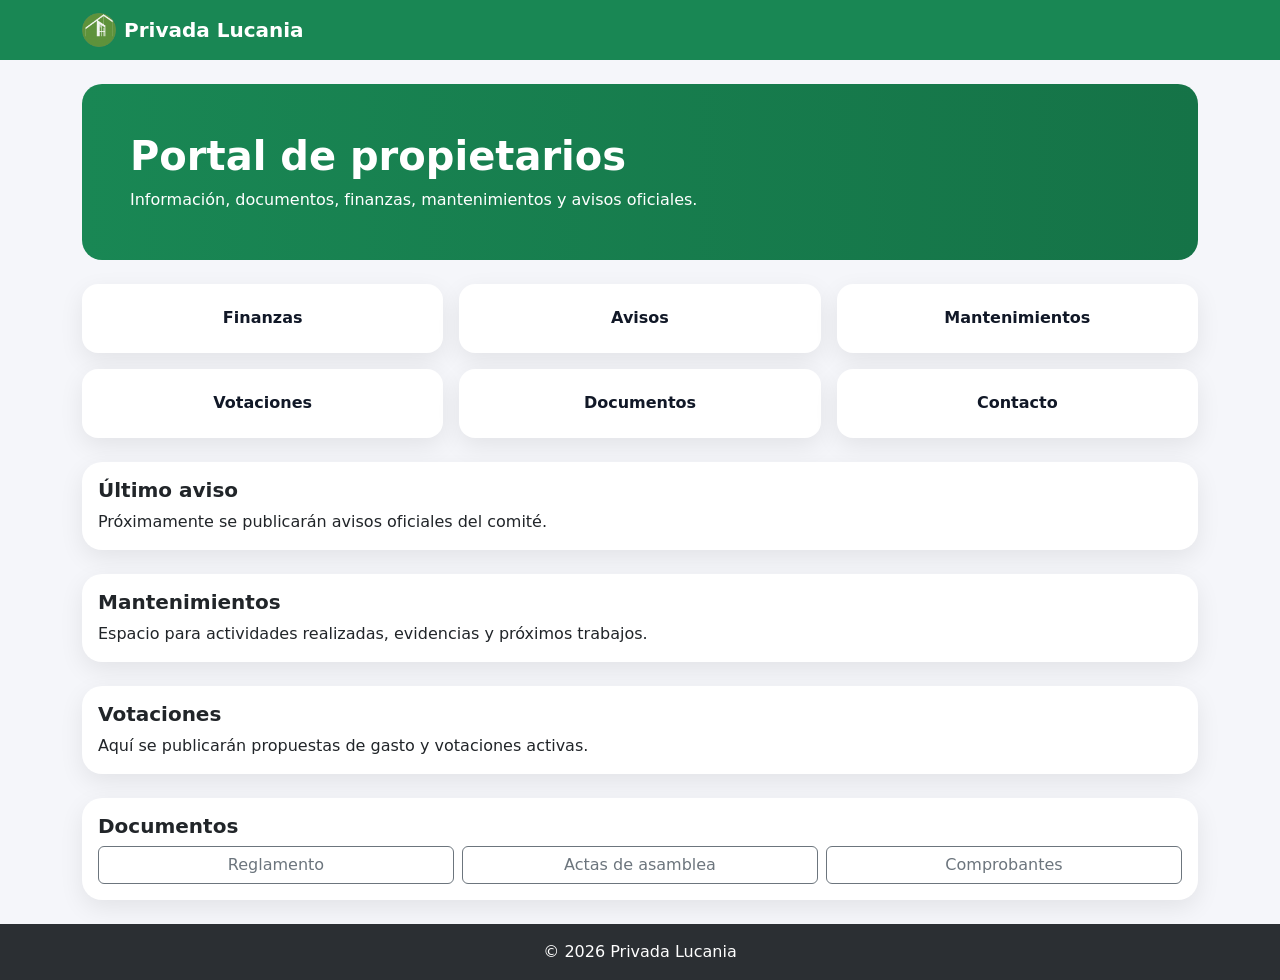
<file: index.html>
<!doctype html>
<html lang="es">
<head>
  <meta charset="utf-8">
  <meta name="viewport" content="width=device-width, initial-scale=1">
  <title>Privada Lucania</title>
  <meta name="description" content="Portal oficial de Privada Lucania.">

  <link rel="icon" href="assets/img/favicon.png">
  <link rel="stylesheet" href="https://cdn.jsdelivr.net/npm/bootstrap@5.3.3/dist/css/bootstrap.min.css">
  <link rel="stylesheet" href="assets/css/styles.css">
</head>

<body>

<nav class="navbar navbar-expand-lg navbar-dark bg-success">
  <div class="container">
    <a class="navbar-brand fw-semibold d-flex align-items-center gap-2" href="#">
      <img src="assets/img/logo.png" alt="Privada Lucania" width="34" height="34">
      Privada Lucania
    </a>
  </div>
</nav>

<main class="container my-4">

  <section class="hero p-4 p-md-5 mb-4">
    <h1 class="display-6 fw-bold mb-2">Portal de propietarios</h1>
    <p class="mb-0">
      Información, documentos, finanzas, mantenimientos y avisos oficiales.
    </p>
  </section>

  <section class="row g-3">

    <div class="col-6 col-md-4">
      <a class="card lucania-card quick-link text-center text-decoration-none h-100" href="/finanzas/">
        Finanzas
      </a>
    </div>

    <div class="col-6 col-md-4">
      <a class="card lucania-card quick-link text-center text-decoration-none h-100" href="#avisos">
        Avisos
      </a>
    </div>

    <div class="col-6 col-md-4">
      <a class="card lucania-card quick-link text-center text-decoration-none h-100" href="#mantenimientos">
        Mantenimientos
      </a>
    </div>

    <div class="col-6 col-md-4">
      <a class="card lucania-card quick-link text-center text-decoration-none h-100" href="#votaciones">
        Votaciones
      </a>
    </div>

    <div class="col-6 col-md-4">
      <a class="card lucania-card quick-link text-center text-decoration-none h-100" href="#documentos">
        Documentos
      </a>
    </div>

    <div class="col-6 col-md-4">
      <a class="card lucania-card quick-link text-center text-decoration-none h-100" href="/contacto/">
        Contacto
      </a>
    </div>

  </section>


  <section id="avisos" class="mt-4">
    <div class="card lucania-card p-3">
      <h2 class="h5 fw-bold">Último aviso</h2>
      <p class="mb-0">
        Próximamente se publicarán avisos oficiales del comité.
      </p>
    </div>
  </section>

  <section id="mantenimientos" class="mt-4">
    <div class="card lucania-card p-3">
      <h2 class="h5 fw-bold">Mantenimientos</h2>
      <p class="mb-0">
        Espacio para actividades realizadas, evidencias y próximos trabajos.
      </p>
    </div>
  </section>

  <section id="votaciones" class="mt-4">
    <div class="card lucania-card p-3">
      <h2 class="h5 fw-bold">Votaciones</h2>
      <p class="mb-0">
        Aquí se publicarán propuestas de gasto y votaciones activas.
      </p>
    </div>
  </section>

  <section id="documentos" class="mt-4">
    <div class="card lucania-card p-3">
      <h2 class="h5 fw-bold">Documentos</h2>
      <div class="row g-2">
        <div class="col-12 col-md-4"><a class="btn btn-outline-secondary w-100" href="/reglamento/">Reglamento</a></div>
        <div class="col-12 col-md-4"><a class="btn btn-outline-secondary w-100" href="https://drive.google.com/drive/folders/1ClBPawzvClidySuJeOCJ-MPih1XfPNOx?usp=sharing">Actas de asamblea</a></div>
        <div class="col-12 col-md-4"><a class="btn btn-outline-secondary w-100" href="#">Comprobantes</a></div>
      </div>
    </div>
  </section>

</main>

<footer class="bg-dark text-white text-center py-3">
  <p class="mb-0">&copy; 2026 Privada Lucania</p>
</footer>

<script src="https://cdn.jsdelivr.net/npm/bootstrap@5.3.3/dist/js/bootstrap.bundle.min.js"></script>
<script src="assets/js/app.js"></script>

</body>
</html>
</file>
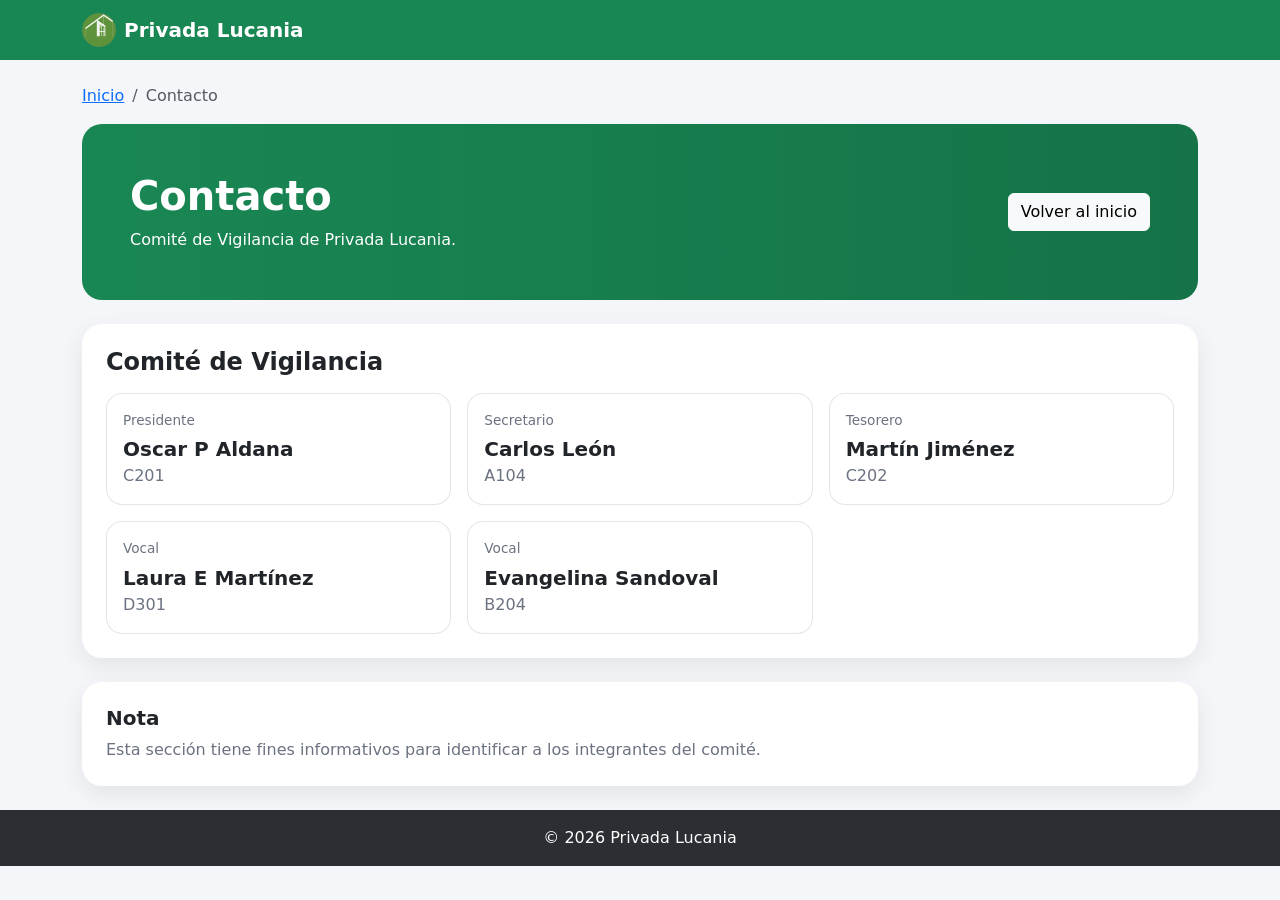
<file: contacto/index.html>
<!doctype html>
<html lang="es">
<head>
  <meta charset="utf-8">
  <meta name="viewport" content="width=device-width, initial-scale=1">
  <title>Contacto | Privada Lucania</title>
  <meta name="description" content="Comité organizador de Privada Lucania.">

  <link rel="icon" href="../assets/img/favicon.png">
  <link rel="stylesheet" href="https://cdn.jsdelivr.net/npm/bootstrap@5.3.3/dist/css/bootstrap.min.css">
  <link rel="stylesheet" href="../assets/css/styles.css">
</head>

<body>

<nav class="navbar navbar-expand-lg navbar-dark bg-success">
  <div class="container">
    <a class="navbar-brand fw-semibold d-flex align-items-center gap-2" href="/">
      <img src="../assets/img/logo.png" alt="Privada Lucania" width="34" height="34">
      Privada Lucania
    </a>
  </div>
</nav>

<main class="container my-4">

  <nav aria-label="breadcrumb" class="mb-3">
    <ol class="breadcrumb small mb-0">
      <li class="breadcrumb-item">
        <a href="/">Inicio</a>
      </li>
      <li class="breadcrumb-item active" aria-current="page">
        Contacto
      </li>
    </ol>
  </nav>

  <section class="hero p-4 p-md-5 mb-4">
    <div class="row align-items-center g-3">
      <div class="col-12 col-lg-8">
        <h1 class="display-6 fw-bold mb-2">Contacto</h1>
        <p class="mb-0">
          Comité de Vigilancia de Privada Lucania.
        </p>
      </div>
      <div class="col-12 col-lg-4 text-lg-end">
        <a href="/" class="btn btn-light">
          Volver al inicio
        </a>
      </div>
    </div>
  </section>

  <section class="card lucania-card p-3 p-md-4 mb-4">
    <h2 class="h4 fw-bold mb-3">Comité de Vigilancia</h2>

    <div class="row g-3">

      <div class="col-12 col-md-6 col-lg-4">
        <div class="finance-metric h-100">
          <div class="finance-label">Presidente</div>
          <div class="fw-bold fs-5">Oscar P Aldana</div>
          <div class="text-muted-lucania">C201</div>
        </div>
      </div>

      <div class="col-12 col-md-6 col-lg-4">
        <div class="finance-metric h-100">
          <div class="finance-label">Secretario</div>
          <div class="fw-bold fs-5">Carlos León</div>
          <div class="text-muted-lucania">A104</div>
        </div>
      </div>

      <div class="col-12 col-md-6 col-lg-4">
        <div class="finance-metric h-100">
          <div class="finance-label">Tesorero</div>
          <div class="fw-bold fs-5">Martín Jiménez</div>
          <div class="text-muted-lucania">C202</div>
        </div>
      </div>

      <div class="col-12 col-md-6 col-lg-4">
        <div class="finance-metric h-100">
          <div class="finance-label">Vocal</div>
          <div class="fw-bold fs-5">Laura E Martínez</div>
          <div class="text-muted-lucania">D301</div>
        </div>
      </div>

      <div class="col-12 col-md-6 col-lg-4">
        <div class="finance-metric h-100">
          <div class="finance-label">Vocal</div>
          <div class="fw-bold fs-5">Evangelina Sandoval</div>
          <div class="text-muted-lucania">B204</div>
        </div>
      </div>

    </div>
  </section>

  <section class="card lucania-card p-3 p-md-4 mb-4">
    <h2 class="h5 fw-bold">Nota</h2>
    <p class="mb-0 text-muted-lucania">
      Esta sección tiene fines informativos para identificar a los integrantes del comité.
    </p>
  </section>

</main>

<footer class="bg-dark text-white text-center py-3">
  <p class="mb-0">&copy; 2026 Privada Lucania</p>
</footer>

<script src="https://cdn.jsdelivr.net/npm/bootstrap@5.3.3/dist/js/bootstrap.bundle.min.js"></script>
<script src="../assets/js/app.js"></script>

</body>
</html>
</file>
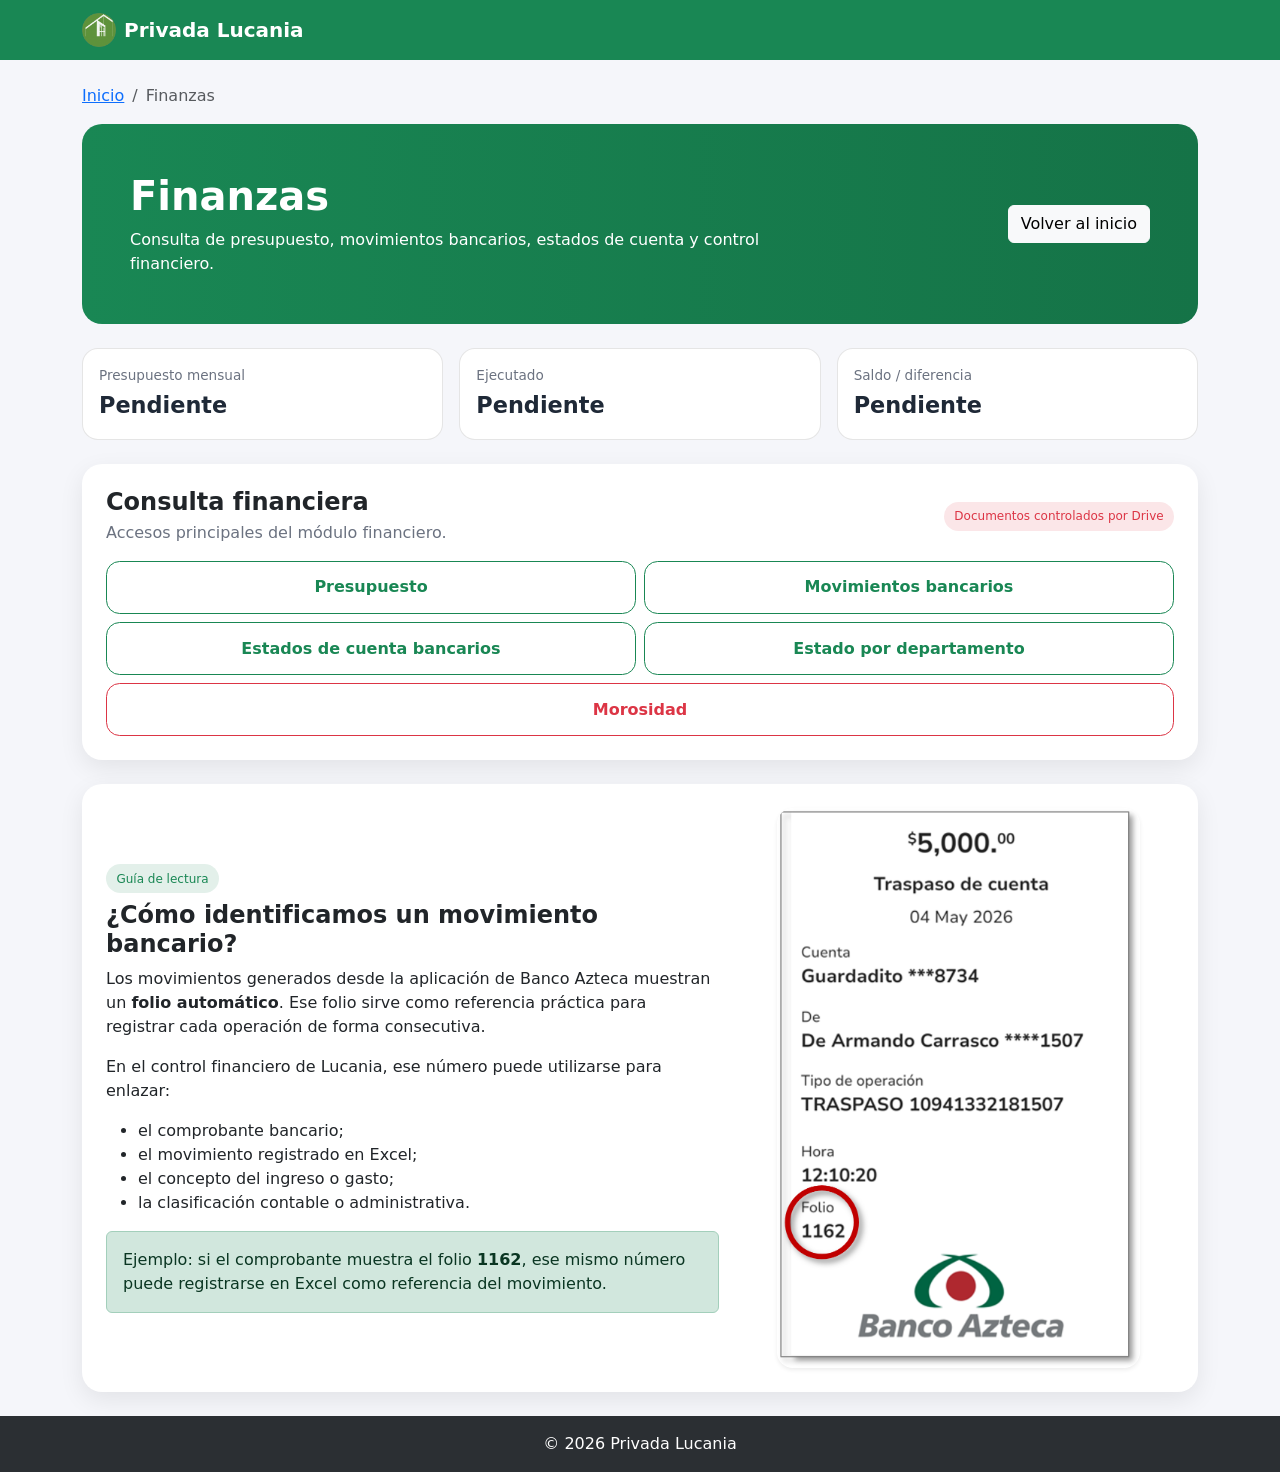
<file: finanzas/index.html>
<!doctype html>
<html lang="es">
<head>
  <meta charset="utf-8">
  <meta name="viewport" content="width=device-width, initial-scale=1">
  <title>Finanzas | Privada Lucania</title>
  <meta name="description" content="Módulo financiero de Privada Lucania.">

  <link rel="icon" href="../assets/img/favicon.png">
  <link rel="stylesheet" href="https://cdn.jsdelivr.net/npm/bootstrap@5.3.3/dist/css/bootstrap.min.css">
  <link rel="stylesheet" href="../assets/css/styles.css">
</head>

<body>

<nav class="navbar navbar-expand-lg navbar-dark bg-success">
  <div class="container">
    <a class="navbar-brand fw-semibold d-flex align-items-center gap-2" href="../index.html">
      <img src="../assets/img/logo.png" alt="Privada Lucania" width="34" height="34">
      Privada Lucania
    </a>
  </div>
</nav>

<main class="container my-4">

  <nav aria-label="breadcrumb" class="mb-3">
    <ol class="breadcrumb small mb-0">
      <li class="breadcrumb-item">
        <a href="../index.html">Inicio</a>
      </li>
      <li class="breadcrumb-item active" aria-current="page">
        Finanzas
      </li>
    </ol>
  </nav>

  <section class="hero p-4 p-md-5 mb-4">
    <div class="row align-items-center g-3">
      <div class="col-12 col-lg-8">
        <h1 class="display-6 fw-bold mb-2">Finanzas</h1>
        <p class="mb-0">
          Consulta de presupuesto, movimientos bancarios, estados de cuenta y control financiero.
        </p>
      </div>
      <div class="col-12 col-lg-4 text-lg-end">
        <a href="../index.html" class="btn btn-light">
          Volver al inicio
        </a>
      </div>
    </div>
  </section>

  <section class="row g-3 mb-4">
    <div class="col-12 col-md-4">
      <div class="finance-metric">
        <div class="finance-label">Presupuesto mensual</div>
        <div class="finance-value">Pendiente</div>
      </div>
    </div>

    <div class="col-12 col-md-4">
      <div class="finance-metric">
        <div class="finance-label">Ejecutado</div>
        <div class="finance-value">Pendiente</div>
      </div>
    </div>

    <div class="col-12 col-md-4">
      <div class="finance-metric">
        <div class="finance-label">Saldo / diferencia</div>
        <div class="finance-value">Pendiente</div>
      </div>
    </div>
  </section>

  <section class="card lucania-card p-3 p-md-4 mb-4">
    <div class="d-flex flex-wrap align-items-center justify-content-between gap-2 mb-3">
      <div>
        <h2 class="h4 fw-bold mb-1">Consulta financiera</h2>
        <p class="text-muted-lucania mb-0">
          Accesos principales del módulo financiero.
        </p>
      </div>
      <span class="badge-access badge-private">
        Documentos controlados por Drive
      </span>
    </div>

    <div class="row g-2">
      <div class="col-12 col-md-6">
        <a class="btn btn-outline-success document-button w-100" href="#">Presupuesto</a>
      </div>

      <div class="col-12 col-md-6">
        <a class="btn btn-outline-success document-button w-100" href="https://drive.google.com/drive/folders/19Oj_Fc9nN3I9ALNF5w9Fh6CE6RnpZAeG?usp=sharing">Movimientos bancarios</a>
      </div>

      <div class="col-12 col-md-6">
        <a class="btn btn-outline-success document-button w-100" href="https://drive.google.com/drive/folders/15P8XUYJE_iDUcDi7nzfFjY28ISyZtBqr?usp=sharing">Estados de cuenta bancarios</a>
      </div>

      <div class="col-12 col-md-6">
        <a class="btn btn-outline-success document-button w-100" href="#">Estado por departamento</a>
      </div>

      <div class="col-12">
        <a class="btn btn-outline-danger document-button w-100" href="#">Morosidad</a>
      </div>
    </div>
  </section>

  <section class="card lucania-card p-3 p-md-4 mb-4">
    <div class="row g-4 align-items-center">
      <div class="col-12 col-lg-7">
        <span class="badge-access badge-public mb-2 d-inline-block">
          Guía de lectura
        </span>

        <h2 class="h4 fw-bold">
          ¿Cómo identificamos un movimiento bancario?
        </h2>

        <p>
          Los movimientos generados desde la aplicación de Banco Azteca muestran un
          <strong>folio automático</strong>. Ese folio sirve como referencia práctica
          para registrar cada operación de forma consecutiva.
        </p>

        <p>
          En el control financiero de Lucania, ese número puede utilizarse para enlazar:
        </p>

        <ul>
          <li>el comprobante bancario;</li>
          <li>el movimiento registrado en Excel;</li>
          <li>el concepto del ingreso o gasto;</li>
          <li>la clasificación contable o administrativa.</li>
        </ul>

        <div class="alert alert-success mb-0">
          Ejemplo: si el comprobante muestra el folio <strong>1162</strong>,
          ese mismo número puede registrarse en Excel como referencia del movimiento.
        </div>
      </div>

      <div class="col-12 col-lg-5 text-center">
        <img
          src="../assets/img/folio-banco-azteca.png"
          class="img-fluid rounded-4 shadow-sm"
          style="max-height: 560px;"
          alt="Ejemplo de folio en comprobante Banco Azteca">
      </div>
    </div>
  </section>

</main>

<footer class="bg-dark text-white text-center py-3">
  <p class="mb-0">&copy; 2026 Privada Lucania</p>
</footer>

<script src="https://cdn.jsdelivr.net/npm/bootstrap@5.3.3/dist/js/bootstrap.bundle.min.js"></script>
<script src="../assets/js/app.js"></script>

</body>
</html>
</file>
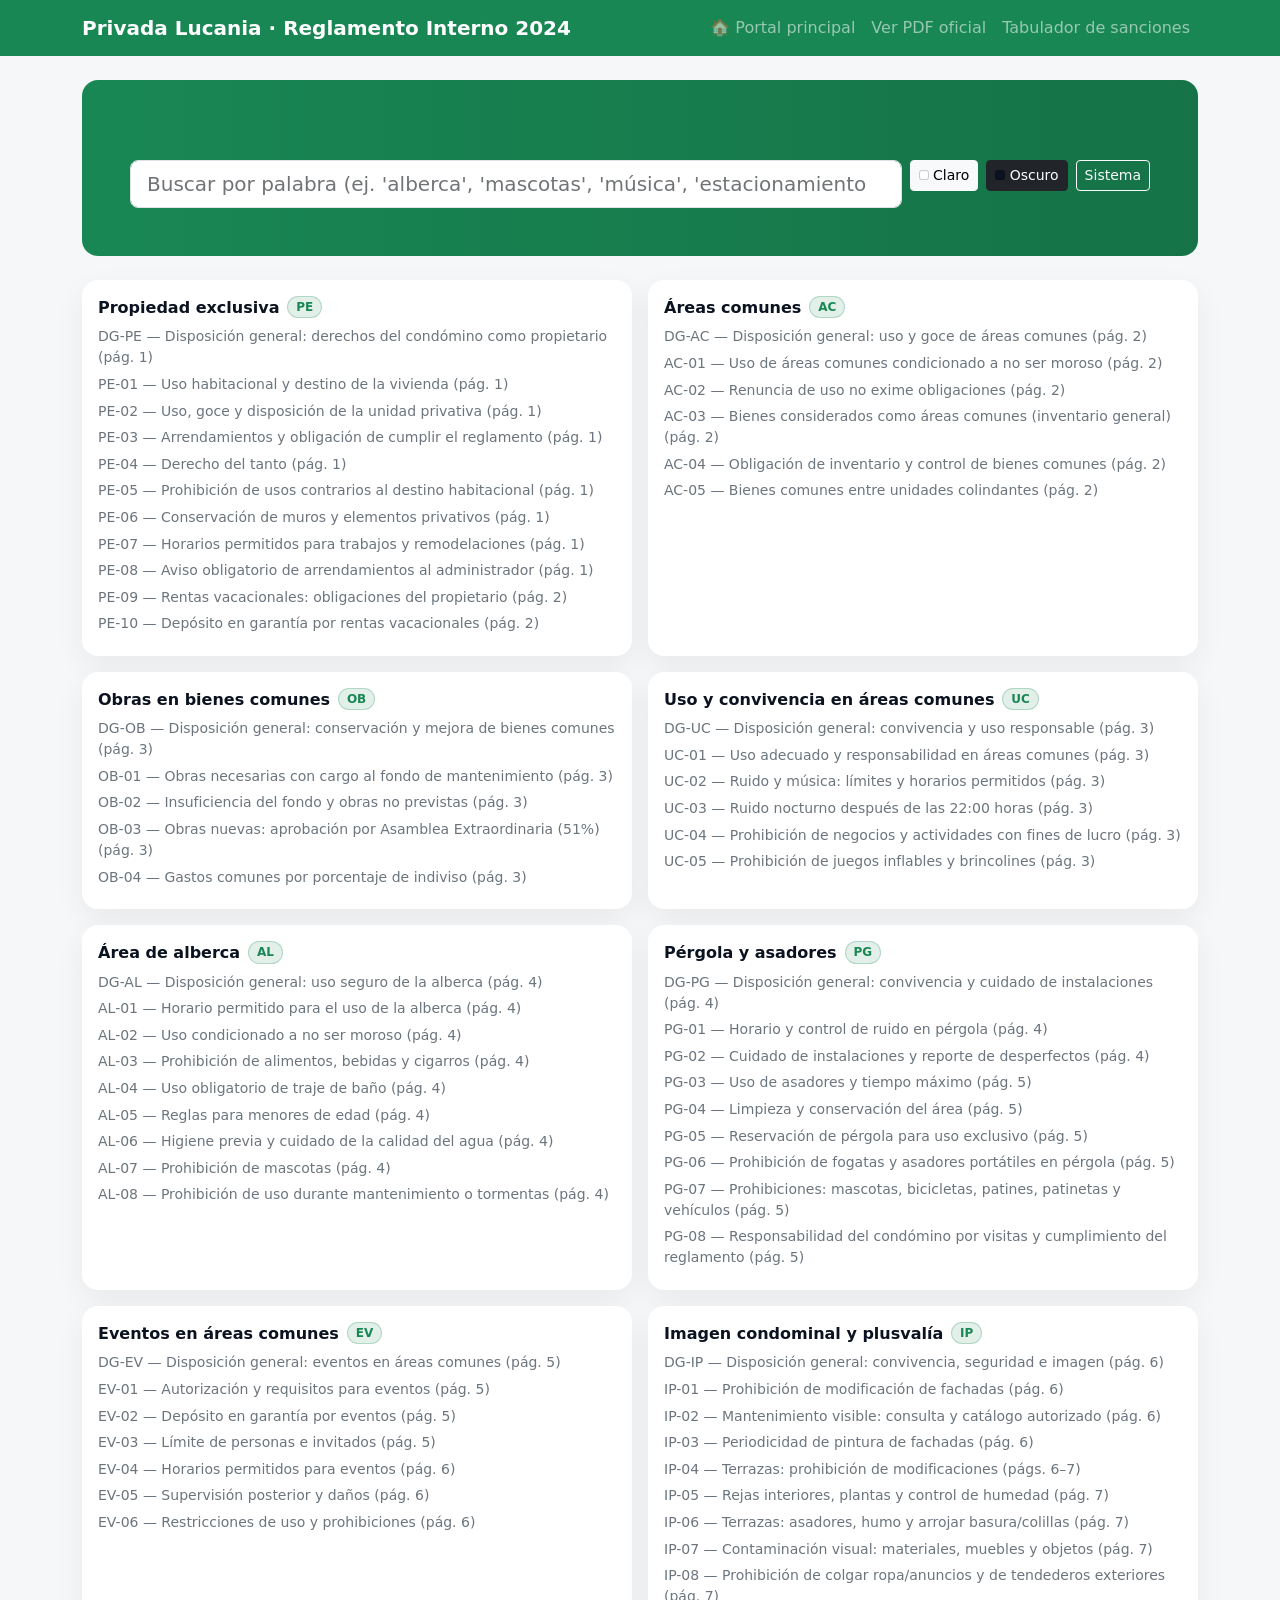
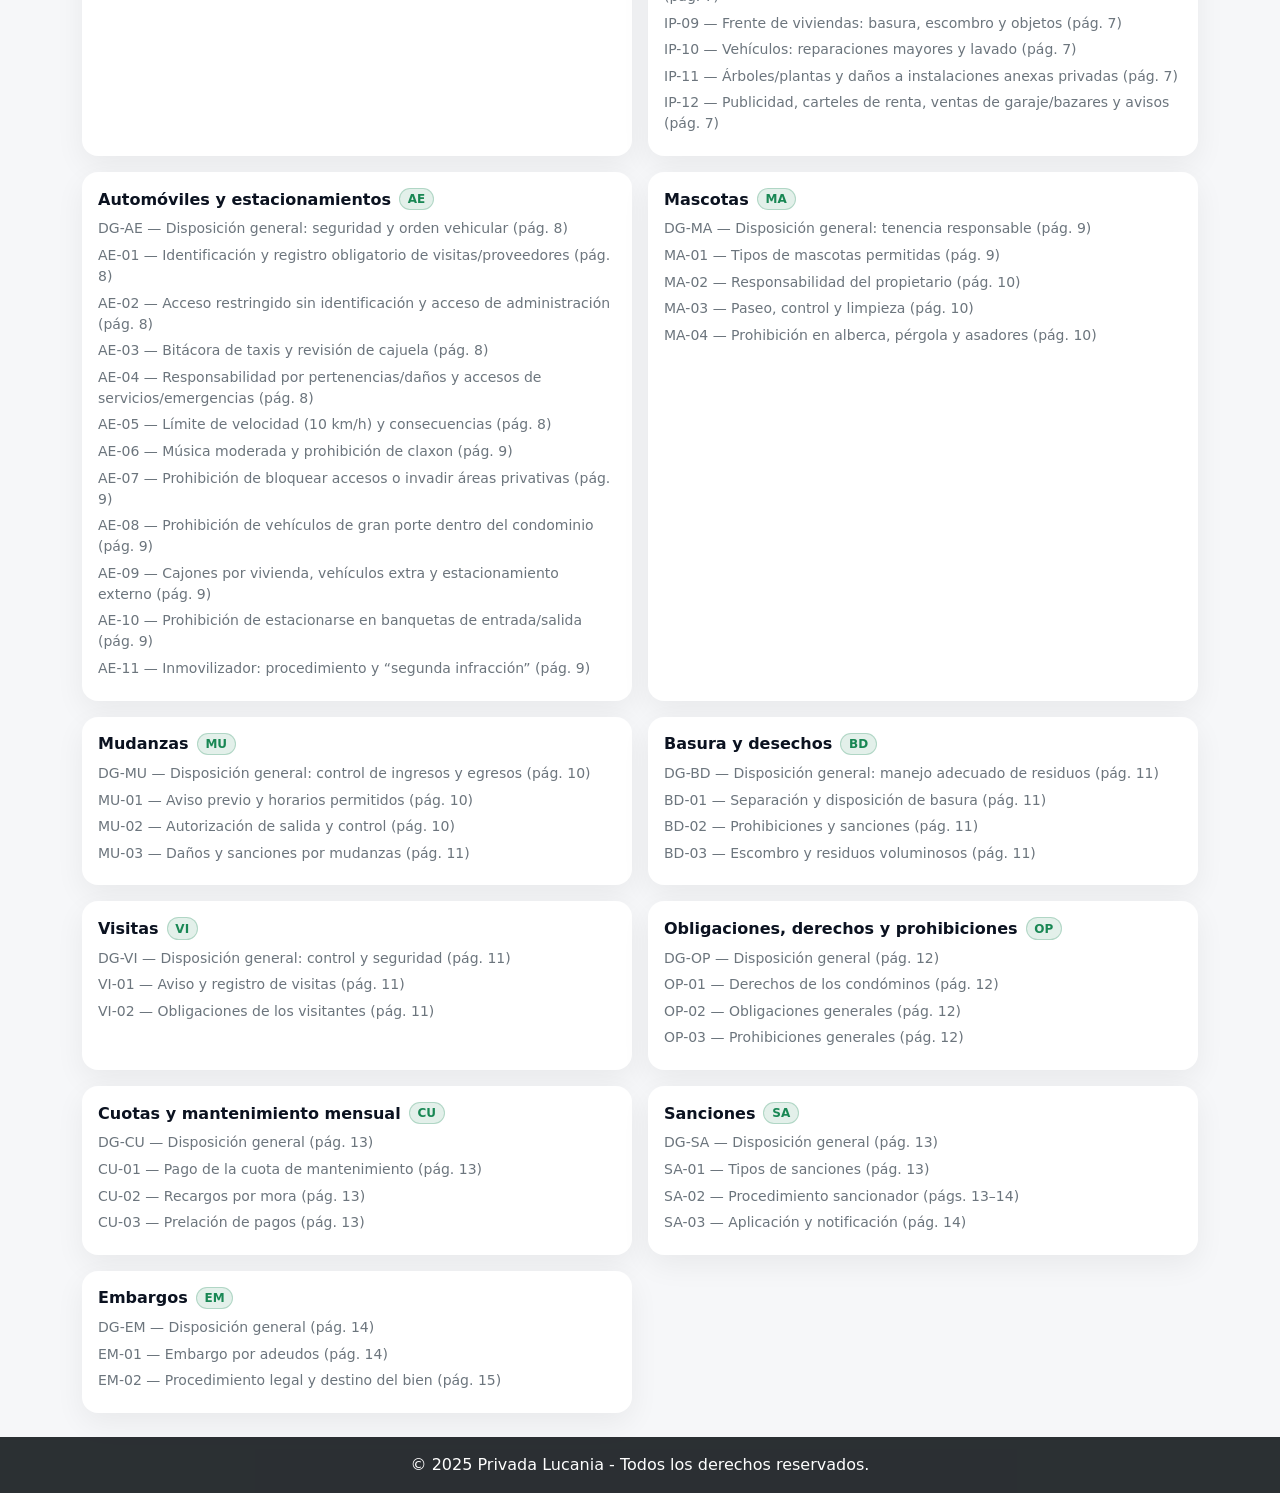
<file: reglamento/index.html>
<!doctype html>
<html lang="es">
<head>
  <meta charset="utf-8" />
  <meta name="viewport" content="width=device-width, initial-scale=1" />
  <title>Reglamento Interno 2024 | Privada Lucania</title>
  <meta name="description" content="Índice temático del Reglamento Interno 2024 de Privada Lucania." />

  <link rel="icon" href="assets/icons/favicon.png" />

  <!-- Bootstrap (mismos colores/estilo base que tu sitio principal) -->
  <link rel="stylesheet" href="https://cdn.jsdelivr.net/npm/bootstrap@5.3.3/dist/css/bootstrap.min.css">

  <!-- Tu CSS del sitio -->
  <link rel="stylesheet" href="assets/css/site.css">

  <!-- Contador de visitas (GoatCounter) -->
  <script
    data-goatcounter="https://privadalucania.goatcounter.com/count"
    async
    src="https://gc.zgo.at/count.js">
  </script>
</head>

<body>

<!-- Navbar (mismo estilo que tu página principal) -->
<nav class="navbar navbar-expand-lg navbar-dark bg-success">
  <div class="container">
    <a class="navbar-brand fw-semibold" href="/">
      Privada Lucania · Reglamento Interno 2024
    </a>

    <button class="navbar-toggler" type="button" data-bs-toggle="collapse" data-bs-target="#navMain"
      aria-controls="navMain" aria-expanded="false" aria-label="Menú">
      <span class="navbar-toggler-icon"></span>
    </button>

    <div class="collapse navbar-collapse" id="navMain">

      <ul class="navbar-nav ms-auto">

        <li class="nav-item">
          <a class="nav-link" href="/">
            🏠 Portal principal
          </a>
        </li>

        <li class="nav-item">
          <a class="nav-link" href="docs/Reglamento_Interno_2024.pdf" target="_blank" rel="noopener">
            Ver PDF oficial
          </a>
        </li>

        <li class="nav-item">
          <a class="nav-link" href="docs/Tabulador_Sanciones_2024_2025.pdf" target="_blank" rel="noopener">
            Tabulador de sanciones
          </a>
        </li>

      </ul>

    </div>
  </div>
</nav>

<main class="container my-4">

  <!-- Hero / Encabezado (colores del archivo que compartiste) -->
  <section class="hero p-4 p-md-5 mb-4">

    <!-- Toolbar -->
    <div class="row g-2 mt-4 align-items-stretch">
      <div class="col-12 col-lg">
        <input id="q" class="form-control form-control-lg"
               type="search"
               placeholder="Buscar por palabra (ej. 'alberca', 'mascotas', 'música', 'estacionamiento')…" />
      </div>

      <div class="col-12 col-lg-auto d-grid d-lg-block">
        <button class="btn btn-light btn-sm w-100" type="button" onclick="setTheme('light')">
          <span class="dot dot--light dot--square"></span> Claro
        </button>
      </div>
      <div class="col-12 col-lg-auto d-grid d-lg-block">
        <button class="btn btn-dark btn-sm w-100" type="button" onclick="setTheme('dark')">
          <span class="dot dot--dark dot--square"></span> Oscuro
        </button>
      </div>
      <div class="col-12 col-lg-auto d-grid d-lg-block">
        <button class="btn btn-outline-light btn-sm w-100" type="button" onclick="setTheme('system')">
          Sistema
        </button>
      </div>
    </div>
  </section>

  <!-- Grid de temas -->
  <section class="row g-3" id="grid">

    <!-- PROPIEDAD EXCLUSIVA -->
    <div class="col-12 col-md-6">
      <section class="topic-card h-100"
        data-topic="propiedad exclusiva unidad privativa vender arrendar hipotecar proindiviso remodelaciones horarios rentas vacacionales depósito garantía">
        <div class="section-title mb-2">
          <h2 class="h6 mb-0 fw-bold">Propiedad exclusiva</h2>
          <span class="badge badge-soft rounded-pill">PE</span>
        </div>
        <ul class="list-unstyled mb-0 small text-secondary">
          <li><a href="articulos/dg-pe.html">DG-PE — Disposición general: derechos del condómino como propietario (pág. 1)</a></li>
          <li><a href="articulos/pe-01.html">PE-01 — Uso habitacional y destino de la vivienda (pág. 1)</a></li>
          <li><a href="articulos/pe-02.html">PE-02 — Uso, goce y disposición de la unidad privativa (pág. 1)</a></li>
          <li><a href="articulos/pe-03.html">PE-03 — Arrendamientos y obligación de cumplir el reglamento (pág. 1)</a></li>
          <li><a href="articulos/pe-04.html">PE-04 — Derecho del tanto (pág. 1)</a></li>
          <li><a href="articulos/pe-05.html">PE-05 — Prohibición de usos contrarios al destino habitacional (pág. 1)</a></li>
          <li><a href="articulos/pe-06.html">PE-06 — Conservación de muros y elementos privativos (pág. 1)</a></li>
          <li><a href="articulos/pe-07.html">PE-07 — Horarios permitidos para trabajos y remodelaciones (pág. 1)</a></li>
          <li><a href="articulos/pe-08.html">PE-08 — Aviso obligatorio de arrendamientos al administrador (pág. 1)</a></li>
          <li><a href="articulos/pe-09.html">PE-09 — Rentas vacacionales: obligaciones del propietario (pág. 2)</a></li>
          <li><a href="articulos/pe-10.html">PE-10 — Depósito en garantía por rentas vacacionales (pág. 2)</a></li>
        </ul>
      </section>
    </div>

    <!-- ÁREAS COMUNES -->
    <div class="col-12 col-md-6">
      <section class="topic-card h-100"
        data-topic="áreas comunes uso goce moroso bienes comunes inventario comité vigilancia administrador">
        <div class="section-title mb-2">
          <h2 class="h6 mb-0 fw-bold">Áreas comunes</h2>
          <span class="badge badge-soft rounded-pill">AC</span>
        </div>
        <ul class="list-unstyled mb-0 small text-secondary">
          <li><a href="articulos/dg-ac.html">DG-AC — Disposición general: uso y goce de áreas comunes (pág. 2)</a></li>
          <li><a href="articulos/ac-01.html">AC-01 — Uso de áreas comunes condicionado a no ser moroso (pág. 2)</a></li>
          <li><a href="articulos/ac-02.html">AC-02 — Renuncia de uso no exime obligaciones (pág. 2)</a></li>
          <li><a href="articulos/ac-03.html">AC-03 — Bienes considerados como áreas comunes (inventario general) (pág. 2)</a></li>
          <li><a href="articulos/ac-04.html">AC-04 — Obligación de inventario y control de bienes comunes (pág. 2)</a></li>
          <li><a href="articulos/ac-05.html">AC-05 — Bienes comunes entre unidades colindantes (pág. 2)</a></li>
        </ul>
      </section>
    </div>

    <!-- OBRAS -->
    <div class="col-12 col-md-6">
      <section class="topic-card h-100"
        data-topic="obras bienes comunes mantenimiento administración comité vigilancia asamblea 51% fondo gastos cfe agua pública">
        <div class="section-title mb-2">
          <h2 class="h6 mb-0 fw-bold">Obras en bienes comunes</h2>
          <span class="badge badge-soft rounded-pill">OB</span>
        </div>
        <ul class="list-unstyled mb-0 small text-secondary">
          <li><a href="articulos/dg-ob.html">DG-OB — Disposición general: conservación y mejora de bienes comunes (pág. 3)</a></li>
          <li><a href="articulos/ob-01.html">OB-01 — Obras necesarias con cargo al fondo de mantenimiento (pág. 3)</a></li>
          <li><a href="articulos/ob-02.html">OB-02 — Insuficiencia del fondo y obras no previstas (pág. 3)</a></li>
          <li><a href="articulos/ob-03.html">OB-03 — Obras nuevas: aprobación por Asamblea Extraordinaria (51%) (pág. 3)</a></li>
          <li><a href="articulos/ob-04.html">OB-04 — Gastos comunes por porcentaje de indiviso (pág. 3)</a></li>
        </ul>
      </section>
    </div>

    <!-- USO / CONVIVENCIA -->
    <div class="col-12 col-md-6">
      <section class="topic-card h-100"
        data-topic="convivencia ruido música decibeles 55 negocios lucro brincolines juegos inflables responsabilidad civil">
        <div class="section-title mb-2">
          <h2 class="h6 mb-0 fw-bold">Uso y convivencia en áreas comunes</h2>
          <span class="badge badge-soft rounded-pill">UC</span>
        </div>
        <ul class="list-unstyled mb-0 small text-secondary">
          <li><a href="articulos/dg-uc.html">DG-UC — Disposición general: convivencia y uso responsable (pág. 3)</a></li>
          <li><a href="articulos/uc-01.html">UC-01 — Uso adecuado y responsabilidad en áreas comunes (pág. 3)</a></li>
          <li><a href="articulos/uc-02.html">UC-02 — Ruido y música: límites y horarios permitidos (pág. 3)</a></li>
          <li><a href="articulos/uc-03.html">UC-03 — Ruido nocturno después de las 22:00 horas (pág. 3)</a></li>
          <li><a href="articulos/uc-04.html">UC-04 — Prohibición de negocios y actividades con fines de lucro (pág. 3)</a></li>
          <li><a href="articulos/uc-05.html">UC-05 — Prohibición de juegos inflables y brincolines (pág. 3)</a></li>
        </ul>
      </section>
    </div>

    <!-- ALBERCA -->
    <div class="col-12 col-md-6">
      <section class="topic-card h-100"
        data-topic="alberca horario traje de baño regadera menores supervisión alimentos bebidas cigarros mascotas mantenimiento tormentas eléctricas">
        <div class="section-title mb-2">
          <h2 class="h6 mb-0 fw-bold">Área de alberca</h2>
          <span class="badge badge-soft rounded-pill">AL</span>
        </div>
        <ul class="list-unstyled mb-0 small text-secondary">
          <li><a href="articulos/dg-al.html">DG-AL — Disposición general: uso seguro de la alberca (pág. 4)</a></li>
          <li><a href="articulos/al-01.html">AL-01 — Horario permitido para el uso de la alberca (pág. 4)</a></li>
          <li><a href="articulos/al-02.html">AL-02 — Uso condicionado a no ser moroso (pág. 4)</a></li>
          <li><a href="articulos/al-03.html">AL-03 — Prohibición de alimentos, bebidas y cigarros (pág. 4)</a></li>
          <li><a href="articulos/al-04.html">AL-04 — Uso obligatorio de traje de baño (pág. 4)</a></li>
          <li><a href="articulos/al-05.html">AL-05 — Reglas para menores de edad (pág. 4)</a></li>
          <li><a href="articulos/al-06.html">AL-06 — Higiene previa y cuidado de la calidad del agua (pág. 4)</a></li>
          <li><a href="articulos/al-07.html">AL-07 — Prohibición de mascotas (pág. 4)</a></li>
          <li><a href="articulos/al-08.html">AL-08 — Prohibición de uso durante mantenimiento o tormentas (pág. 4)</a></li>
        </ul>
      </section>
    </div>

<!-- PÉRGOLA -->
<div class="col-12 col-md-6">
  <section class="topic-card h-100"
    data-topic="pérgola asador horario música ruido limpieza áreas verdes mobiliario baños parrillas carbón fogatas asadores portátiles mascotas bicicletas patines patinetas vehículos responsabilidad condómino visitas daños convivencia">
    <div class="section-title mb-2">
      <h2 class="h6 mb-0 fw-bold">Pérgola y asadores</h2>
      <span class="badge badge-soft rounded-pill">PG</span>
    </div>

    <ul class="list-unstyled mb-0 small text-secondary">
      <!-- Ya hechos -->
      <li><a href="articulos/dg-pg.html">DG-PG — Disposición general: convivencia y cuidado de instalaciones (pág. 4)</a></li>
      <li><a href="articulos/pg-01.html">PG-01 — Horario y control de ruido en pérgola (pág. 4)</a></li>
      <li><a href="articulos/pg-02.html">PG-02 — Cuidado de instalaciones y reporte de desperfectos (pág. 4)</a></li>
      <li><a href="articulos/pg-03.html">PG-03 — Uso de asadores y tiempo máximo (pág. 5)</a></li>
      <li><a href="articulos/pg-04.html">PG-04 — Limpieza y conservación del área (pág. 5)</a></li>
      <li><a href="articulos/pg-05.html">PG-05 — Reservación de pérgola para uso exclusivo (pág. 5)</a></li>

      <!-- Faltantes del texto literal (9–11) -->
      <li><a href="articulos/pg-06.html">PG-06 — Prohibición de fogatas y asadores portátiles en pérgola (pág. 5)</a></li>
      <li><a href="articulos/pg-07.html">PG-07 — Prohibiciones: mascotas, bicicletas, patines, patinetas y vehículos (pág. 5)</a></li>
      <li><a href="articulos/pg-08.html">PG-08 — Responsabilidad del condómino por visitas y cumplimiento del reglamento (pág. 5)</a></li>
    </ul>
  </section>
</div>


    <!-- EVENTOS -->
    <div class="col-12 col-md-6">
      <section class="topic-card h-100"
        data-topic="eventos reserva invitados depósito garantía calendario límite personas estacionamiento externo domingos festivos música 22:00">
        <div class="section-title mb-2">
          <h2 class="h6 mb-0 fw-bold">Eventos en áreas comunes</h2>
          <span class="badge badge-soft rounded-pill">EV</span>
        </div>
        <ul class="list-unstyled mb-0 small text-secondary">
          <li><a href="articulos/dg-ev.html">DG-EV — Disposición general: eventos en áreas comunes (pág. 5)</a></li>
          <li><a href="articulos/ev-01.html">EV-01 — Autorización y requisitos para eventos (pág. 5)</a></li>
          <li><a href="articulos/ev-02.html">EV-02 — Depósito en garantía por eventos (pág. 5)</a></li>
          <li><a href="articulos/ev-03.html">EV-03 — Límite de personas e invitados (pág. 5)</a></li>
          <li><a href="articulos/ev-04.html">EV-04 — Horarios permitidos para eventos (pág. 6)</a></li>
          <li><a href="articulos/ev-05.html">EV-05 — Supervisión posterior y daños (pág. 6)</a></li>
          <li><a href="articulos/ev-06.html">EV-06 — Restricciones de uso y prohibiciones (pág. 6)</a></li>
        </ul>
      </section>
    </div>

<!-- IMAGEN -->
<div class="col-12 col-md-6">
  <section class="topic-card h-100"
    data-topic="imagen plusvalía fachada cortinas color pintura ventanas puertas terrazas rejas tendederos basura escombro anuncios bazar garaje limpieza árboles plantas publicidad ausencia">
    <div class="section-title mb-2">
      <h2 class="h6 mb-0 fw-bold">Imagen condominal y plusvalía</h2>
      <span class="badge badge-soft rounded-pill">IP</span>
    </div>

    <ul class="list-unstyled mb-0 small text-secondary">
      <li><a href="articulos/dg-ip.html">DG-IP — Disposición general: convivencia, seguridad e imagen (pág. 6)</a></li>

      <li><a href="articulos/ip-01.html">IP-01 — Prohibición de modificación de fachadas (pág. 6)</a></li>
      <li><a href="articulos/ip-02.html">IP-02 — Mantenimiento visible: consulta y catálogo autorizado (pág. 6)</a></li>
      <li><a href="articulos/ip-03.html">IP-03 — Periodicidad de pintura de fachadas (pág. 6)</a></li>

      <li><a href="articulos/ip-04.html">IP-04 — Terrazas: prohibición de modificaciones (págs. 6–7)</a></li>
      <li><a href="articulos/ip-05.html">IP-05 — Rejas interiores, plantas y control de humedad (pág. 7)</a></li>

      <li><a href="articulos/ip-06.html">IP-06 — Terrazas: asadores, humo y arrojar basura/colillas (pág. 7)</a></li>
      <li><a href="articulos/ip-07.html">IP-07 — Contaminación visual: materiales, muebles y objetos (pág. 7)</a></li>
      <li><a href="articulos/ip-08.html">IP-08 — Prohibición de colgar ropa/anuncios y de tendederos exteriores (pág. 7)</a></li>
      <li><a href="articulos/ip-09.html">IP-09 — Frente de viviendas: basura, escombro y objetos (pág. 7)</a></li>

      <li><a href="articulos/ip-10.html">IP-10 — Vehículos: reparaciones mayores y lavado (pág. 7)</a></li>
      <li><a href="articulos/ip-11.html">IP-11 — Árboles/plantas y daños a instalaciones anexas privadas (pág. 7)</a></li>

      <li><a href="articulos/ip-12.html">IP-12 — Publicidad, carteles de renta, ventas de garaje/bazares y avisos (pág. 7)</a></li>
    </ul>
  </section>
</div>


<!-- AUTOMÓVILES -->
<div class="col-12 col-md-6">
  <section class="topic-card h-100"
    data-topic="automóviles estacionamientos visitantes identificación caseta seguridad bitácora taxis cajuela pertenencias responsabilidad rayones abolladuras CFE Aguakan emergencias velocidad música claxon bloqueo acceso vehículos gran porte camiones casas rodantes cajón estacionamiento externo banquetas inmovilizador">
    <div class="section-title mb-2">
      <h2 class="h6 mb-0 fw-bold">Automóviles y estacionamientos</h2>
      <span class="badge badge-soft rounded-pill">AE</span>
    </div>
    <ul class="list-unstyled mb-0 small text-secondary">
      <li><a href="articulos/dg-ae.html">DG-AE — Disposición general: seguridad y orden vehicular (pág. 8)</a></li>
      <li><a href="articulos/ae-01.html">AE-01 — Identificación y registro obligatorio de visitas/proveedores (pág. 8)</a></li>
      <li><a href="articulos/ae-02.html">AE-02 — Acceso restringido sin identificación y acceso de administración (pág. 8)</a></li>
      <li><a href="articulos/ae-03.html">AE-03 — Bitácora de taxis y revisión de cajuela (pág. 8)</a></li>
      <li><a href="articulos/ae-04.html">AE-04 — Responsabilidad por pertenencias/daños y accesos de servicios/emergencias (pág. 8)</a></li>
      <li><a href="articulos/ae-05.html">AE-05 — Límite de velocidad (10 km/h) y consecuencias (pág. 8)</a></li>
      <li><a href="articulos/ae-06.html">AE-06 — Música moderada y prohibición de claxon (pág. 9)</a></li>
      <li><a href="articulos/ae-07.html">AE-07 — Prohibición de bloquear accesos o invadir áreas privativas (pág. 9)</a></li>
      <li><a href="articulos/ae-08.html">AE-08 — Prohibición de vehículos de gran porte dentro del condominio (pág. 9)</a></li>
      <li><a href="articulos/ae-09.html">AE-09 — Cajones por vivienda, vehículos extra y estacionamiento externo (pág. 9)</a></li>
      <li><a href="articulos/ae-10.html">AE-10 — Prohibición de estacionarse en banquetas de entrada/salida (pág. 9)</a></li>
      <li><a href="articulos/ae-11.html">AE-11 — Inmovilizador: procedimiento y “segunda infracción” (pág. 9)</a></li>
    </ul>
  </section>
</div>


    <!-- MASCOTAS -->
    <div class="col-12 col-md-6">
      <section class="topic-card h-100"
        data-topic="mascotas perros gatos correa excretas bolsas vacunación collar identificación alberca pérgola asadores domésticos peligrosos">
        <div class="section-title mb-2">
          <h2 class="h6 mb-0 fw-bold">Mascotas</h2>
          <span class="badge badge-soft rounded-pill">MA</span>
        </div>
        <ul class="list-unstyled mb-0 small text-secondary">
          <li><a href="articulos/dg-ma.html">DG-MA — Disposición general: tenencia responsable (pág. 9)</a></li>
          <li><a href="articulos/ma-01.html">MA-01 — Tipos de mascotas permitidas (pág. 9)</a></li>
          <li><a href="articulos/ma-02.html">MA-02 — Responsabilidad del propietario (pág. 10)</a></li>
          <li><a href="articulos/ma-03.html">MA-03 — Paseo, control y limpieza (pág. 10)</a></li>
          <li><a href="articulos/ma-04.html">MA-04 — Prohibición en alberca, pérgola y asadores (pág. 10)</a></li>
        </ul>
      </section>
    </div>

    <!-- MUDANZAS -->
    <div class="col-12 col-md-6">
      <section class="topic-card h-100" data-topic="mudanzas horarios aviso administración arrendatarios salida daños sanciones">
        <div class="section-title mb-2">
          <h2 class="h6 mb-0 fw-bold">Mudanzas</h2>
          <span class="badge badge-soft rounded-pill">MU</span>
        </div>
        <ul class="list-unstyled mb-0 small text-secondary">
          <li><a href="articulos/dg-mu.html">DG-MU — Disposición general: control de ingresos y egresos (pág. 10)</a></li>
          <li><a href="articulos/mu-01.html">MU-01 — Aviso previo y horarios permitidos (pág. 10)</a></li>
          <li><a href="articulos/mu-02.html">MU-02 — Autorización de salida y control (pág. 10)</a></li>
          <li><a href="articulos/mu-03.html">MU-03 — Daños y sanciones por mudanzas (pág. 11)</a></li>
        </ul>
      </section>
    </div>

    <!-- BASURA -->
    <div class="col-12 col-md-6">
      <section class="topic-card h-100" data-topic="basura desechos orgánica inorgánica contenedores escombro voluminosos">
        <div class="section-title mb-2">
          <h2 class="h6 mb-0 fw-bold">Basura y desechos</h2>
          <span class="badge badge-soft rounded-pill">BD</span>
        </div>
        <ul class="list-unstyled mb-0 small text-secondary">
          <li><a href="articulos/dg-bd.html">DG-BD — Disposición general: manejo adecuado de residuos (pág. 11)</a></li>
          <li><a href="articulos/bd-01.html">BD-01 — Separación y disposición de basura (pág. 11)</a></li>
          <li><a href="articulos/bd-02.html">BD-02 — Prohibiciones y sanciones (pág. 11)</a></li>
          <li><a href="articulos/bd-03.html">BD-03 — Escombro y residuos voluminosos (pág. 11)</a></li>
        </ul>
      </section>
    </div>

    <!-- VISITAS -->
    <div class="col-12 col-md-6">
      <section class="topic-card h-100" data-topic="visitas acceso caseta aviso identificación control seguridad">
        <div class="section-title mb-2">
          <h2 class="h6 mb-0 fw-bold">Visitas</h2>
          <span class="badge badge-soft rounded-pill">VI</span>
        </div>
        <ul class="list-unstyled mb-0 small text-secondary">
          <li><a href="articulos/dg-vi.html">DG-VI — Disposición general: control y seguridad (pág. 11)</a></li>
          <li><a href="articulos/vi-01.html">VI-01 — Aviso y registro de visitas (pág. 11)</a></li>
          <li><a href="articulos/vi-02.html">VI-02 — Obligaciones de los visitantes (pág. 11)</a></li>
        </ul>
      </section>
    </div>

    <!-- OP -->
    <div class="col-12 col-md-6">
      <section class="topic-card h-100" data-topic="derechos obligaciones prohibiciones asamblea voto carta poder drogas armas alcohol moral ilícitas">
        <div class="section-title mb-2">
          <h2 class="h6 mb-0 fw-bold">Obligaciones, derechos y prohibiciones</h2>
          <span class="badge badge-soft rounded-pill">OP</span>
        </div>
        <ul class="list-unstyled mb-0 small text-secondary">
          <li><a href="articulos/dg-op.html">DG-OP — Disposición general (pág. 12)</a></li>
          <li><a href="articulos/op-01.html">OP-01 — Derechos de los condóminos (pág. 12)</a></li>
          <li><a href="articulos/op-02.html">OP-02 — Obligaciones generales (pág. 12)</a></li>
          <li><a href="articulos/op-03.html">OP-03 — Prohibiciones generales (pág. 12)</a></li>
        </ul>
      </section>
    </div>

    <!-- CUOTAS -->
    <div class="col-12 col-md-6">
      <section class="topic-card h-100" data-topic="cuotas mantenimiento mensual pago recargos mora prelación">
        <div class="section-title mb-2">
          <h2 class="h6 mb-0 fw-bold">Cuotas y mantenimiento mensual</h2>
          <span class="badge badge-soft rounded-pill">CU</span>
        </div>
        <ul class="list-unstyled mb-0 small text-secondary">
          <li><a href="articulos/dg-cu.html">DG-CU — Disposición general (pág. 13)</a></li>
          <li><a href="articulos/cu-01.html">CU-01 — Pago de la cuota de mantenimiento (pág. 13)</a></li>
          <li><a href="articulos/cu-02.html">CU-02 — Recargos por mora (pág. 13)</a></li>
          <li><a href="articulos/cu-03.html">CU-03 — Prelación de pagos (pág. 13)</a></li>
        </ul>
      </section>
    </div>

    <!-- SANCIONES -->
    <div class="col-12 col-md-6">
      <section class="topic-card h-100" data-topic="sanciones multas amonestación reparación procedimiento notificación">
        <div class="section-title mb-2">
          <h2 class="h6 mb-0 fw-bold">Sanciones</h2>
          <span class="badge badge-soft rounded-pill">SA</span>
        </div>
        <ul class="list-unstyled mb-0 small text-secondary">
          <li><a href="articulos/dg-sa.html">DG-SA — Disposición general (pág. 13)</a></li>
          <li><a href="articulos/sa-01.html">SA-01 — Tipos de sanciones (pág. 13)</a></li>
          <li><a href="articulos/sa-02.html">SA-02 — Procedimiento sancionador (págs. 13–14)</a></li>
          <li><a href="articulos/sa-03.html">SA-03 — Aplicación y notificación (pág. 14)</a></li>
        </ul>
      </section>
    </div>

    <!-- EMBARGOS -->
    <div class="col-12 col-md-6">
      <section class="topic-card h-100" data-topic="embargos adeudos demanda colectiva asamblea procedimiento legal destino del bien">
        <div class="section-title mb-2">
          <h2 class="h6 mb-0 fw-bold">Embargos</h2>
          <span class="badge badge-soft rounded-pill">EM</span>
        </div>
        <ul class="list-unstyled mb-0 small text-secondary">
          <li><a href="articulos/dg-em.html">DG-EM — Disposición general (pág. 14)</a></li>
          <li><a href="articulos/em-01.html">EM-01 — Embargo por adeudos (pág. 14)</a></li>
          <li><a href="articulos/em-02.html">EM-02 — Procedimiento legal y destino del bien (pág. 15)</a></li>
        </ul>
      </section>
    </div>

  </section>
</main>

<footer class="bg-dark text-white text-center py-3 mt-4">
  <p class="mb-0">&copy; 2025 Privada Lucania - Todos los derechos reservados.</p>
</footer>

<script src="https://cdn.jsdelivr.net/npm/bootstrap@5.3.3/dist/js/bootstrap.bundle.min.js"></script>
<script src="assets/js/site.js"></script>

</body>
</html>
</file>
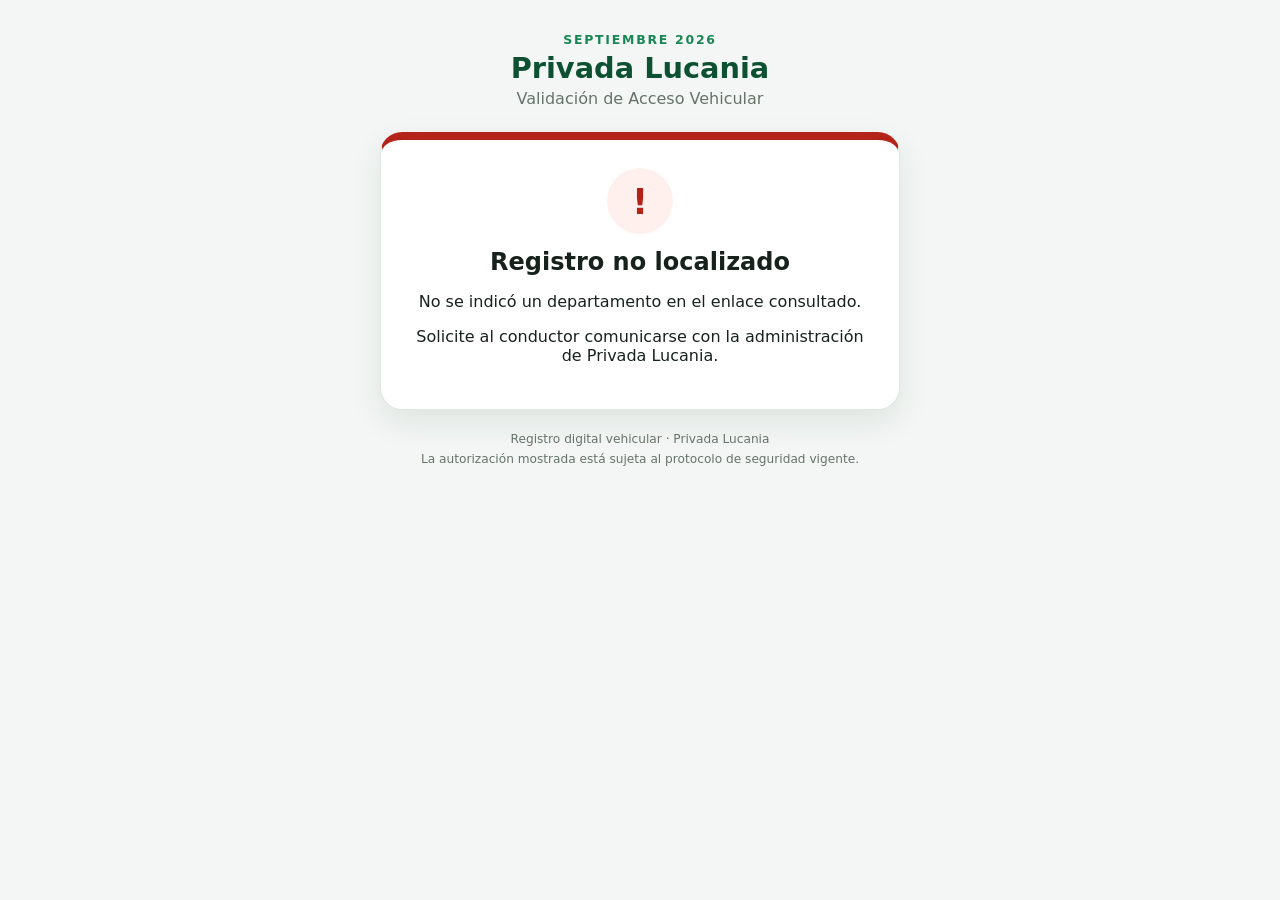
<file: tarjetones/index.html>
<!doctype html>
<html lang="es-MX">
<head>
  <meta charset="utf-8">
  <meta name="viewport" content="width=device-width, initial-scale=1">
  <meta name="robots" content="noindex, nofollow">
  <meta name="theme-color" content="#198754">
  <title>Validación vehicular | Privada Lucania</title>
  <link rel="stylesheet" href="styles.css">
</head>
<body>
  <main class="contenedor">
    <header class="encabezado">
      <p class="conjunto">SEPTIEMBRE 2026</p>
      <h1>Privada Lucania</h1>
      <P>Validación de Acceso Vehicular</P>
    </header>

    <section id="cargando" class="tarjeta estado-neutro" aria-live="polite">
      <div class="icono">…</div>
      <h2>Consultando registro</h2>
    </section>

    <section id="resultado" class="tarjeta oculto" aria-live="polite">
      <div id="icono" class="icono"></div>
      <p id="estado" class="estado"></p>
      <h2 id="departamento"></h2>

      <dl class="datos">
        <div><dt>Vehículo</dt><dd id="vehiculo"></dd></div>
        <div><dt>Placas</dt><dd id="placas" class="placas"></dd></div>
      </dl>

      <p id="mensaje" class="mensaje"></p>
    </section>

    <section id="error" class="tarjeta estado-error oculto" aria-live="polite">
      <div class="icono">!</div>
      <h2>Registro no localizado</h2>
      <p id="detalle-error"></p>
      <p>Solicite al conductor comunicarse con la administración de Privada Lucania.</p>
    </section>

    <footer>
      <p>Registro digital vehicular · Privada Lucania</p>
      <p class="aviso">La autorización mostrada está sujeta al protocolo de seguridad vigente.</p>
    </footer>
  </main>

  <script src="vehiculos.js"></script>
  <script>
    (() => {
      const cargando = document.getElementById("cargando");
      const resultado = document.getElementById("resultado");
      const error = document.getElementById("error");
      const parametros = new URLSearchParams(window.location.search);
      const clave = (parametros.get("departamento") || "")
        .trim()
        .toUpperCase()
        .replace(/[^A-Z0-9]/g, "");

      const mostrarError = (texto) => {
        cargando.classList.add("oculto");
        document.getElementById("detalle-error").textContent = texto;
        error.classList.remove("oculto");
      };

      if (!clave) {
        mostrarError("No se indicó un departamento en el enlace consultado.");
        return;
      }

      const registro = window.VEHICULOS_LUCANIA?.[clave];
      if (!registro) {
        mostrarError(`No existe un vehículo registrado para el departamento ${clave}.`);
        return;
      }

      const autorizado = registro.acceso === "autorizado";
      document.title = `${clave} | Validación vehicular`;
      document.getElementById("icono").textContent = autorizado ? "✓" : "!";
      document.getElementById("estado").textContent = autorizado
        ? "ACCESO AUTORIZADO"
        : "ACCESO RESTRINGIDO";
      document.getElementById("departamento").textContent = `Departamento ${clave}`;
      document.getElementById("vehiculo").textContent =
        [registro.marca, registro.modelo, registro.anio].filter(Boolean).join(" ");
      document.getElementById("placas").textContent = registro.placas;
      document.getElementById("mensaje").textContent = autorizado
        ? "El vehículo se encuentra registrado para ingresar a Privada Lucania."
        : "Acceso restringido. Favor de comunicarse con la administración.";

      resultado.classList.add(autorizado ? "estado-autorizado" : "estado-suspendido");
      cargando.classList.add("oculto");
      resultado.classList.remove("oculto");
    })();
  </script>
</body>
</html>
</file>
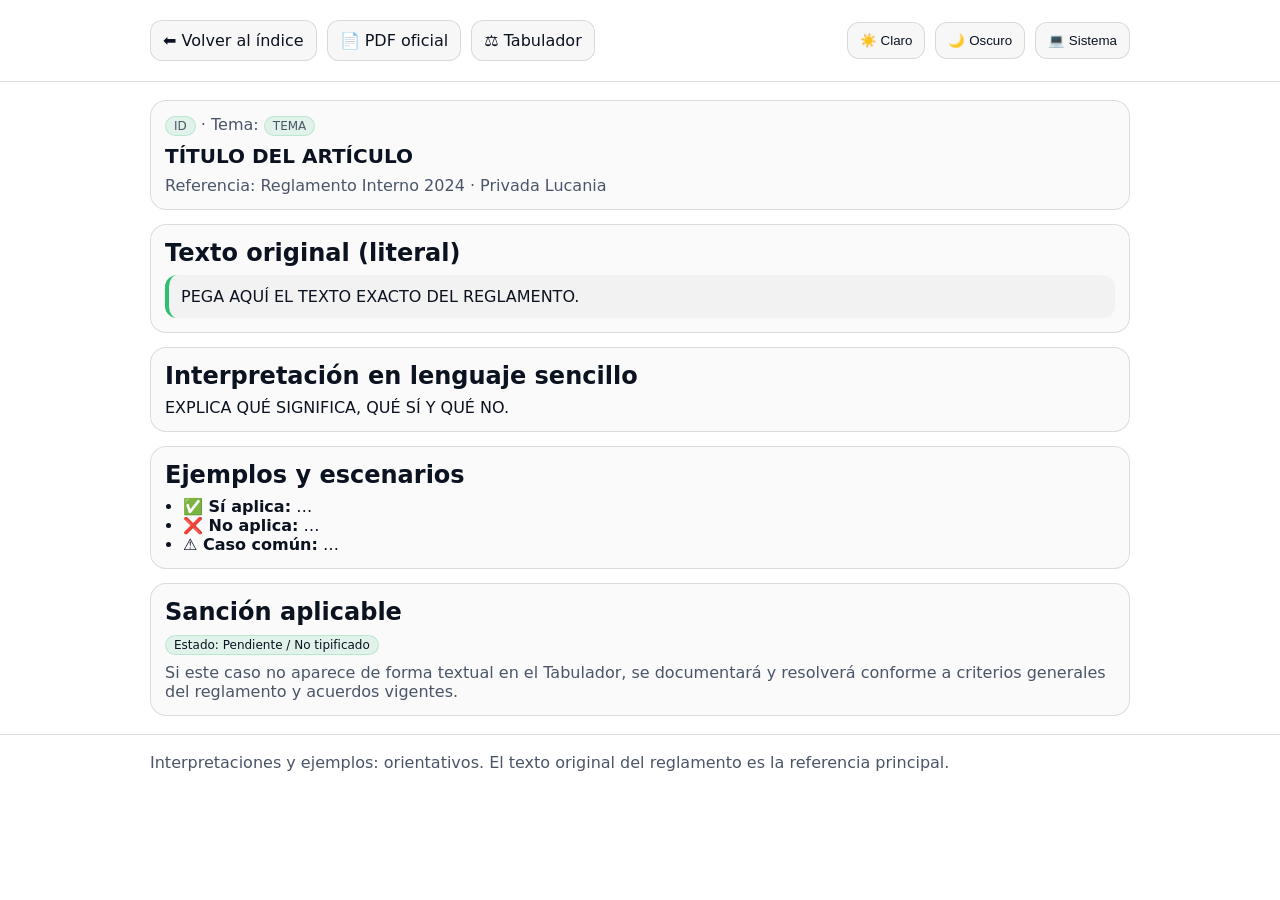
<file: reglamento/articulos/_plantilla.html>
<!doctype html>
<html lang="es">
<head>
  <meta charset="utf-8" />
  <meta name="viewport" content="width=device-width, initial-scale=1" />
  <title>ID — Título | Reglamento 2024</title>
  <meta name="description" content="Artículo del Reglamento Interno 2024 de Privada Lucania." />
  <link rel="icon" href="../assets/icons/favicon.png" />

  <style>
    :root{ --bg:#ffffff; --card:#f4f6fa; --text:#0b1220; --muted:#4a5568; --accent:#2fbf71; --line:rgba(0,0,0,.12); }
    [data-theme="dark"]{ --bg:#0b1220; --card:#0f1b33; --text:#e7eefc; --muted:#a9b7d6; --accent:#35c26b; --line:rgba(255,255,255,.08); }
    body{ margin:0; font-family:system-ui,-apple-system,Segoe UI,Roboto,Ubuntu,Arial; background:var(--bg); color:var(--text); }
    header{ padding:20px 18px; border-bottom:1px solid var(--line); }
    .wrap{ max-width:980px; margin:0 auto; }
    .topbar{ display:flex; gap:10px; flex-wrap:wrap; align-items:center; justify-content:space-between; }
    .btn{ padding:10px 12px; border-radius:12px; border:1px solid var(--line); background:rgba(0,0,0,.03); color:var(--text); cursor:pointer; text-decoration:none; display:inline-flex; align-items:center; gap:8px; white-space:nowrap; }
    [data-theme="dark"] .btn{ background:rgba(255,255,255,.04); }
    main{ padding:18px; }
    .grid{ display:grid; grid-template-columns:repeat(12,1fr); gap:14px; }
    .card{ grid-column:span 12; background:rgba(0,0,0,.02); border:1px solid var(--line); border-radius:16px; padding:14px; }
    [data-theme="dark"] .card{ background:rgba(255,255,255,.03); }
    h1{ margin:0; font-size:20px; }
    .muted{ color:var(--muted); }
    .k{ display:inline-block; font-size:12px; padding:2px 8px; border-radius:999px; border:1px solid rgba(47,191,113,.22); background:rgba(47,191,113,.12); }
    blockquote{ margin:0; padding:12px 12px; border-left:4px solid var(--accent); background:rgba(0,0,0,.03); border-radius:12px; }
    [data-theme="dark"] blockquote{ background:rgba(255,255,255,.04); }
    ul{ margin:8px 0 0; padding-left:18px; }
    footer{ padding:18px; border-top:1px solid var(--line); color:var(--muted); }
  </style>

  <!-- Contador de visitas (GoatCounter) -->
  <script
    data-goatcounter="https://privadalucania.goatcounter.com/count"
    async
    src="https://gc.zgo.at/count.js">
  </script>
</head>

<body>
<header>
  <div class="wrap">
    <div class="topbar">
      <div style="display:flex; gap:10px; flex-wrap:wrap; align-items:center;">
        <a class="btn" href="../index.html">⬅️ Volver al índice</a>
        <!-- AJUSTA estos nombres si tus PDFs se llaman diferente -->
        <a class="btn" href="../docs/Reglamento_Interno_2024.pdf" target="_blank" rel="noopener">📄 PDF oficial</a>
        <a class="btn" href="../docs/Tabulador_Sanciones_2024_2025.pdf" target="_blank" rel="noopener">⚖️ Tabulador</a>
      </div>
      <div style="display:flex; gap:10px; flex-wrap:wrap;">
        <button class="btn" type="button" onclick="setTheme('light')">☀️ Claro</button>
        <button class="btn" type="button" onclick="setTheme('dark')">🌙 Oscuro</button>
        <button class="btn" type="button" onclick="setTheme('system')">💻 Sistema</button>
      </div>
    </div>
  </div>
</header>

<main>
  <div class="wrap">
    <!-- ENCABEZADO DEL ARTÍCULO -->
    <section class="card">
      <div class="muted"><span class="k">ID</span> · Tema: <span class="k">TEMA</span></div>
      <h1 style="margin-top:8px;">TÍTULO DEL ARTÍCULO</h1>
      <p class="muted" style="margin:8px 0 0;">Referencia: Reglamento Interno 2024 · Privada Lucania</p>
    </section>

    <!-- CUERPO EN GRID -->
    <div class="grid" style="margin-top:14px;">

      <section class="card">
        <h2 style="margin:0 0 8px;">Texto original (literal)</h2>
        <blockquote>
          PEGA AQUÍ EL TEXTO EXACTO DEL REGLAMENTO.
        </blockquote>
      </section>

      <section class="card">
        <h2 style="margin:0 0 8px;">Interpretación en lenguaje sencillo</h2>
        <p style="margin:0;">
          EXPLICA QUÉ SIGNIFICA, QUÉ SÍ Y QUÉ NO.
        </p>
        <!-- (Opcional) lista corta dentro de interpretación -->
        <!--
        <ul>
          <li><strong>Punto 1:</strong> …</li>
          <li><strong>Punto 2:</strong> …</li>
        </ul>
        -->
      </section>

      <section class="card">
        <h2 style="margin:0 0 8px;">Ejemplos y escenarios</h2>
        <ul>
          <li><strong>✅ Sí aplica:</strong> …</li>
          <li><strong>❌ No aplica:</strong> …</li>
          <li><strong>⚠️ Caso común:</strong> …</li>
        </ul>
      </section>

      <!-- SANCION APLICABLE (si aplica, deja esta sección; si no aplica, usa el bloque "No tipificado") -->
      <section class="card">
        <h2 style="margin:0 0 8px;">Sanción aplicable</h2>

        <!-- OPCIÓN 1: sanción tipificada -->
        <!--
        <p style="margin:0 0 8px;">
          <span class="k">Nivel: BAJO/MEDIO/ALTO</span>
          <span class="muted">· Caso relacionado: …</span>
        </p>
        <ul style="margin:0; padding-left:18px;">
          <li><strong>1ª sanción:</strong> $…</li>
          <li><strong>2ª sanción:</strong> $…</li>
          <li><strong>3ª sanción:</strong> $…</li>
        </ul>
        <p class="muted" style="margin:10px 0 0;">
          Nota: En caso de reincidencia, las sanciones pueden elevarse al doble y al triple.
        </p>
        -->

        <!-- OPCIÓN 2: no tipificado de forma expresa -->
        <p style="margin:0 0 8px;">
          <span class="k">Estado: Pendiente / No tipificado</span>
        </p>
        <p class="muted" style="margin:0;">
          Si este caso no aparece de forma textual en el Tabulador, se documentará y resolverá conforme a criterios generales del reglamento y acuerdos vigentes.
        </p>
      </section>

    </div>
  </div>
</main>

<footer>
  <div class="wrap">
    Interpretaciones y ejemplos: orientativos. El texto original del reglamento es la referencia principal.
  </div>
</footer>

<script>
  const root = document.documentElement;
  function applyTheme(theme){
    if(theme === 'dark'){ root.setAttribute('data-theme','dark'); }
    else if(theme === 'light'){ root.removeAttribute('data-theme'); }
    else{
      root.removeAttribute('data-theme');
      if (window.matchMedia && window.matchMedia('(prefers-color-scheme: dark)').matches) {
        root.setAttribute('data-theme','dark');
      }
    }
  }
  function setTheme(theme){ localStorage.setItem('theme', theme); applyTheme(theme); }
  applyTheme(localStorage.getItem('theme') || 'system');
  if (window.matchMedia) {
    window.matchMedia('(prefers-color-scheme: dark)').addEventListener('change', () => {
      if ((localStorage.getItem('theme') || 'system') === 'system') applyTheme('system');
    });
  }
</script>
</body>
</html>
</file>
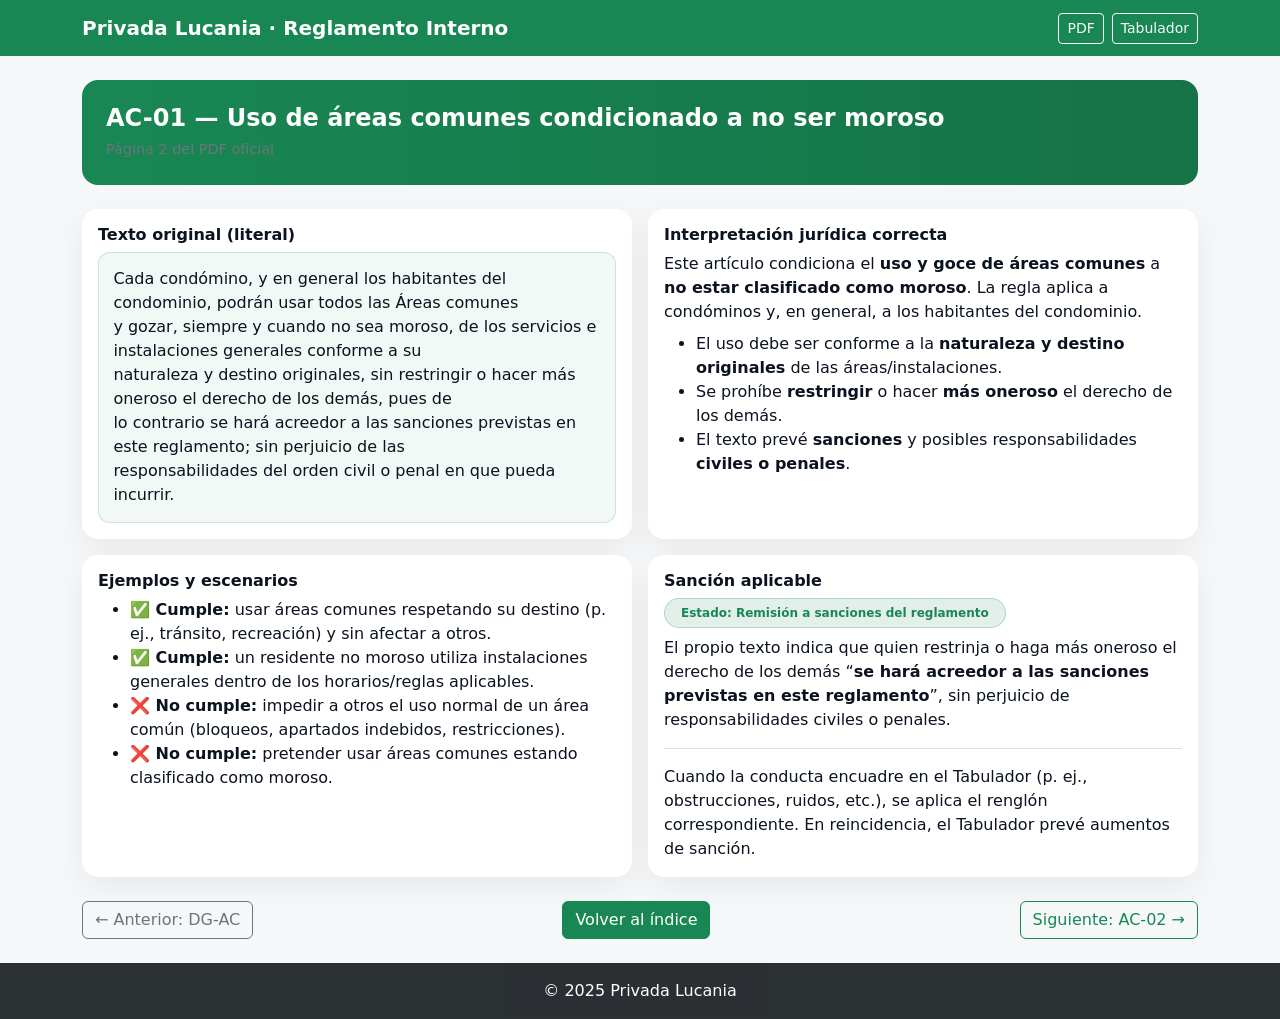
<file: reglamento/articulos/ac-01.html>
<!doctype html>
<html lang="es">
<head>
  <meta charset="utf-8" />
  <meta name="viewport" content="width=device-width, initial-scale=1" />
  <title>AC-01 — Uso de áreas comunes condicionado a no ser moroso | Reglamento 2024</title>
  <meta name="description" content="AC-01 del Reglamento Interno 2024 de Privada Lucania." />

  <link rel="icon" href="../assets/icons/favicon.png" />

  <!-- Bootstrap -->
  <link rel="stylesheet" href="https://cdn.jsdelivr.net/npm/bootstrap@5.3.3/dist/css/bootstrap.min.css">
  <!-- Estilos del sitio -->
  <link rel="stylesheet" href="../assets/css/site.css">

  <!-- Contador de visitas (GoatCounter) -->
  <script
    data-goatcounter="https://privadalucania.goatcounter.com/count"
    async
    src="https://gc.zgo.at/count.js">
  </script>
</head>

<body>

<nav class="navbar navbar-expand-lg navbar-dark bg-success">
  <div class="container">
    <a class="navbar-brand fw-semibold" href="../index.html">Privada Lucania · Reglamento Interno</a>
    <div class="ms-auto d-flex gap-2">
      <a class="btn btn-sm btn-outline-light" href="../docs/Reglamento_Interno_2024.pdf" target="_blank" rel="noopener">PDF</a>
      <a class="btn btn-sm btn-outline-light" href="../docs/Tabulador_Sanciones_2024_2025.pdf" target="_blank" rel="noopener">Tabulador</a>
    </div>
  </div>
</nav>

<main class="container my-4">

  <section class="hero p-4 mb-4">
    <h1 class="h4 fw-bold mb-1">AC-01 — Uso de áreas comunes condicionado a no ser moroso</h1>
    <p class="mb-0"><span class="meta">Página 2 del PDF oficial</span></p>
  </section>

  <div class="row g-3">

    <!-- TEXTO ORIGINAL -->
    <div class="col-12 col-lg-6">
      <section class="article-card h-100">
        <h2 class="h6 fw-bold mb-2">Texto original (literal)</h2>
        <div class="literal-box">
          <p class="mb-0">
            Cada condómino, y en general los habitantes del condominio, podrán usar todos las Áreas comunes<br>
            y gozar, siempre y cuando no sea moroso, de los servicios e instalaciones generales conforme a su<br>
            naturaleza y destino originales, sin restringir o hacer más oneroso el derecho de los demás, pues de<br>
            lo contrario se hará acreedor a las sanciones previstas en este reglamento; sin perjuicio de las<br>
            responsabilidades del orden civil o penal en que pueda incurrir.
          </p>
        </div>
      </section>
    </div>

    <!-- INTERPRETACIÓN -->
    <div class="col-12 col-lg-6">
      <section class="article-card h-100">
        <h2 class="h6 fw-bold mb-2">Interpretación jurídica correcta</h2>
        <p class="mb-0">
          Este artículo condiciona el <strong>uso y goce de áreas comunes</strong> a <strong>no estar clasificado como moroso</strong>.
          La regla aplica a condóminos y, en general, a los habitantes del condominio.
        </p>
        <ul class="mt-2 mb-0">
          <li>El uso debe ser conforme a la <strong>naturaleza y destino originales</strong> de las áreas/instalaciones.</li>
          <li>Se prohíbe <strong>restringir</strong> o hacer <strong>más oneroso</strong> el derecho de los demás.</li>
          <li>El texto prevé <strong>sanciones</strong> y posibles responsabilidades <strong>civiles o penales</strong>.</li>
        </ul>
      </section>
    </div>

    <!-- EJEMPLOS -->
    <div class="col-12 col-lg-6">
      <section class="article-card h-100">
        <h2 class="h6 fw-bold mb-2">Ejemplos y escenarios</h2>
        <ul class="mb-0">
          <li><strong>✅ Cumple:</strong> usar áreas comunes respetando su destino (p. ej., tránsito, recreación) y sin afectar a otros.</li>
          <li><strong>✅ Cumple:</strong> un residente no moroso utiliza instalaciones generales dentro de los horarios/reglas aplicables.</li>
          <li><strong>❌ No cumple:</strong> impedir a otros el uso normal de un área común (bloqueos, apartados indebidos, restricciones).</li>
          <li><strong>❌ No cumple:</strong> pretender usar áreas comunes estando clasificado como moroso.</li>
        </ul>
      </section>
    </div>

    <!-- SANCIÓN -->
    <div class="col-12 col-lg-6">
      <section class="article-card h-100">
        <h2 class="h6 fw-bold mb-2">Sanción aplicable</h2>

        <p class="mb-2">
          <span class="badge badge-soft rounded-pill px-3 py-2">Estado: Remisión a sanciones del reglamento</span>
        </p>

        <p class="mb-0">
          El propio texto indica que quien restrinja o haga más oneroso el derecho de los demás
          “<strong>se hará acreedor a las sanciones previstas en este reglamento</strong>”, sin perjuicio de responsabilidades
          civiles o penales.
        </p>

        <div class="hr-soft"></div>

        <p class="mb-0">
          Cuando la conducta encuadre en el Tabulador (p. ej., obstrucciones, ruidos, etc.), se aplica el renglón
          correspondiente. En reincidencia, el Tabulador prevé aumentos de sanción.
        </p>
      </section>
    </div>

  </div>

<!-- NAVEGACIÓN -->
<div class="d-flex justify-content-between align-items-center mt-4">
  <a class="btn btn-outline-secondary" href="dg-ac.html">← Anterior: DG-AC</a>
  <a class="btn btn-success" href="../index.html">Volver al índice</a>
  <a class="btn btn-outline-success" href="ac-02.html">Siguiente: AC-02 →</a>
</div>


</main>

<footer class="bg-dark text-white text-center py-3 mt-4">
  <p class="mb-0">&copy; 2025 Privada Lucania</p>
</footer>

<script src="https://cdn.jsdelivr.net/npm/bootstrap@5.3.3/dist/js/bootstrap.bundle.min.js"></script>
<script src="../assets/js/site.js"></script>
</body>
</html>
</file>
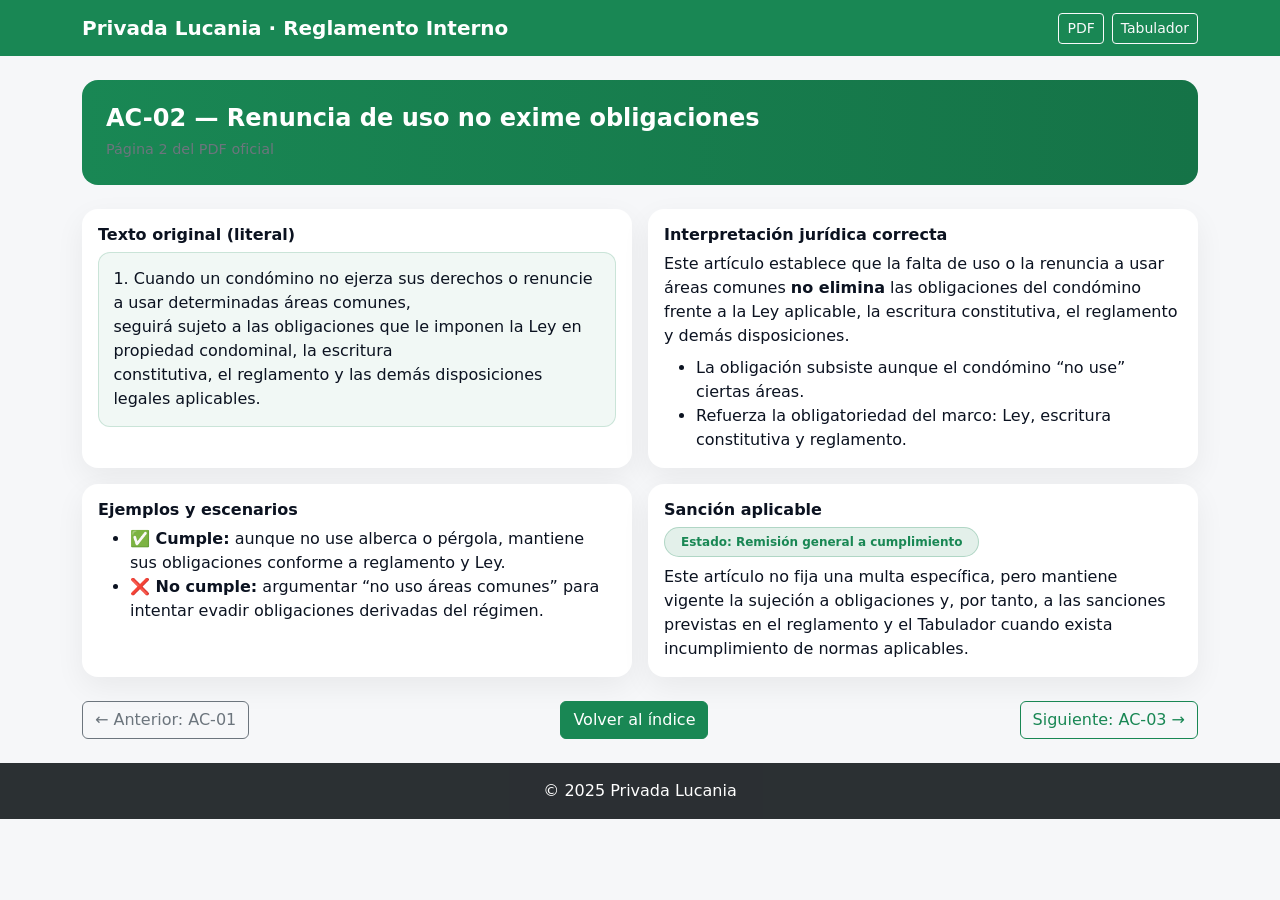
<file: reglamento/articulos/ac-02.html>
<!doctype html>
<html lang="es">
<head>
  <meta charset="utf-8" />
  <meta name="viewport" content="width=device-width, initial-scale=1" />
  <title>AC-02 — Renuncia de uso no exime obligaciones | Reglamento 2024</title>
  <meta name="description" content="AC-02 del Reglamento Interno 2024 de Privada Lucania." />

  <link rel="icon" href="../assets/icons/favicon.png" />
  <link rel="stylesheet" href="https://cdn.jsdelivr.net/npm/bootstrap@5.3.3/dist/css/bootstrap.min.css">
  <link rel="stylesheet" href="../assets/css/site.css">

  <script
    data-goatcounter="https://privadalucania.goatcounter.com/count"
    async
    src="https://gc.zgo.at/count.js">
  </script>
</head>

<body>
<nav class="navbar navbar-expand-lg navbar-dark bg-success">
  <div class="container">
    <a class="navbar-brand fw-semibold" href="../index.html">Privada Lucania · Reglamento Interno</a>
    <div class="ms-auto d-flex gap-2">
      <a class="btn btn-sm btn-outline-light" href="../docs/Reglamento_Interno_2024.pdf" target="_blank" rel="noopener">PDF</a>
      <a class="btn btn-sm btn-outline-light" href="../docs/Tabulador_Sanciones_2024_2025.pdf" target="_blank" rel="noopener">Tabulador</a>
    </div>
  </div>
</nav>

<main class="container my-4">

  <section class="hero p-4 mb-4">
    <h1 class="h4 fw-bold mb-1">AC-02 — Renuncia de uso no exime obligaciones</h1>
    <p class="mb-0"><span class="meta">Página 2 del PDF oficial</span></p>
  </section>

  <div class="row g-3">

    <div class="col-12 col-lg-6">
      <section class="article-card h-100">
        <h2 class="h6 fw-bold mb-2">Texto original (literal)</h2>
        <div class="literal-box">
          <p class="mb-0">
            1. Cuando un condómino no ejerza sus derechos o renuncie a usar determinadas áreas comunes,<br>
            seguirá sujeto a las obligaciones que le imponen la Ley en propiedad condominal, la escritura<br>
            constitutiva, el reglamento y las demás disposiciones legales aplicables.
          </p>
        </div>
      </section>
    </div>

    <div class="col-12 col-lg-6">
      <section class="article-card h-100">
        <h2 class="h6 fw-bold mb-2">Interpretación jurídica correcta</h2>
        <p class="mb-0">
          Este artículo establece que la falta de uso o la renuncia a usar áreas comunes <strong>no elimina</strong>
          las obligaciones del condómino frente a la Ley aplicable, la escritura constitutiva, el reglamento
          y demás disposiciones.
        </p>
        <ul class="mt-2 mb-0">
          <li>La obligación subsiste aunque el condómino “no use” ciertas áreas.</li>
          <li>Refuerza la obligatoriedad del marco: Ley, escritura constitutiva y reglamento.</li>
        </ul>
      </section>
    </div>

    <div class="col-12 col-lg-6">
      <section class="article-card h-100">
        <h2 class="h6 fw-bold mb-2">Ejemplos y escenarios</h2>
        <ul class="mb-0">
          <li><strong>✅ Cumple:</strong> aunque no use alberca o pérgola, mantiene sus obligaciones conforme a reglamento y Ley.</li>
          <li><strong>❌ No cumple:</strong> argumentar “no uso áreas comunes” para intentar evadir obligaciones derivadas del régimen.</li>
        </ul>
      </section>
    </div>

    <div class="col-12 col-lg-6">
      <section class="article-card h-100">
        <h2 class="h6 fw-bold mb-2">Sanción aplicable</h2>

        <p class="mb-2">
          <span class="badge badge-soft rounded-pill px-3 py-2">Estado: Remisión general a cumplimiento</span>
        </p>

        <p class="mb-0">
          Este artículo no fija una multa específica, pero mantiene vigente la sujeción a obligaciones y,
          por tanto, a las sanciones previstas en el reglamento y el Tabulador cuando exista incumplimiento
          de normas aplicables.
        </p>
      </section>
    </div>

  </div>

<!-- NAVEGACIÓN -->
<div class="d-flex justify-content-between align-items-center mt-4">
  <a class="btn btn-outline-secondary" href="ac-01.html">← Anterior: AC-01</a>
  <a class="btn btn-success" href="../index.html">Volver al índice</a>
  <a class="btn btn-outline-success" href="ac-03.html">Siguiente: AC-03 →</a>
</div>
  

</main>

<footer class="bg-dark text-white text-center py-3 mt-4">
  <p class="mb-0">&copy; 2025 Privada Lucania</p>
</footer>

<script src="https://cdn.jsdelivr.net/npm/bootstrap@5.3.3/dist/js/bootstrap.bundle.min.js"></script>
<script src="../assets/js/site.js"></script>
</body>
</html>
</file>
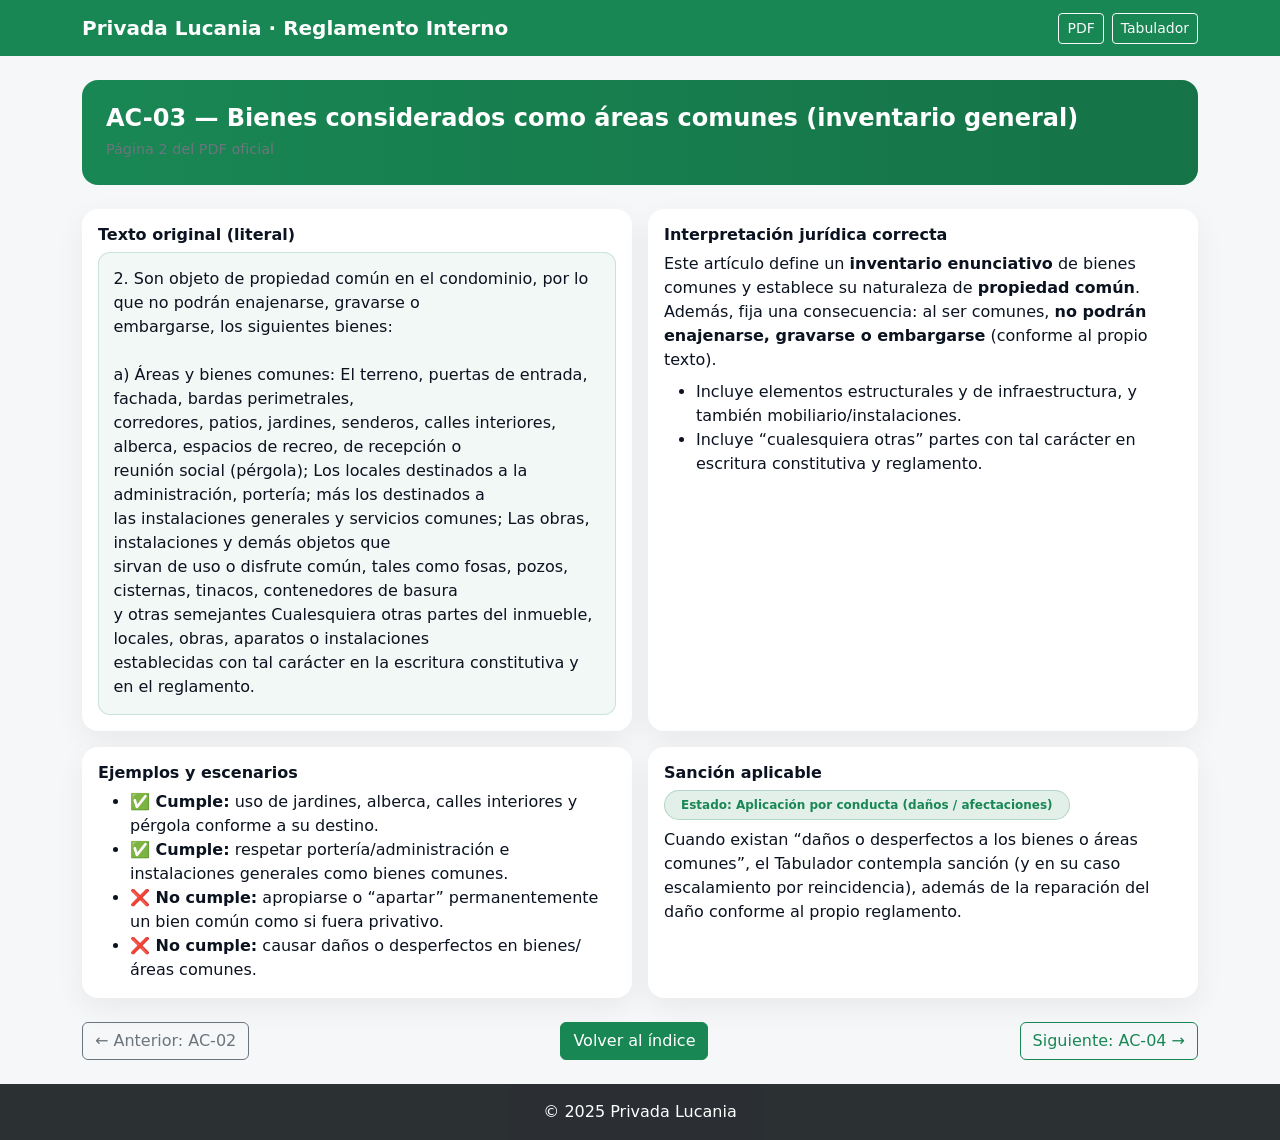
<file: reglamento/articulos/ac-03.html>
<!doctype html>
<html lang="es">
<head>
  <meta charset="utf-8" />
  <meta name="viewport" content="width=device-width, initial-scale=1" />
  <title>AC-03 — Bienes considerados como áreas comunes (inventario general) | Reglamento 2024</title>
  <meta name="description" content="AC-03 del Reglamento Interno 2024 de Privada Lucania." />

  <link rel="icon" href="../assets/icons/favicon.png" />
  <link rel="stylesheet" href="https://cdn.jsdelivr.net/npm/bootstrap@5.3.3/dist/css/bootstrap.min.css">
  <link rel="stylesheet" href="../assets/css/site.css">

  <script
    data-goatcounter="https://privadalucania.goatcounter.com/count"
    async
    src="https://gc.zgo.at/count.js">
  </script>
</head>

<body>
<nav class="navbar navbar-expand-lg navbar-dark bg-success">
  <div class="container">
    <a class="navbar-brand fw-semibold" href="../index.html">Privada Lucania · Reglamento Interno</a>
    <div class="ms-auto d-flex gap-2">
      <a class="btn btn-sm btn-outline-light" href="../docs/Reglamento_Interno_2024.pdf" target="_blank" rel="noopener">PDF</a>
      <a class="btn btn-sm btn-outline-light" href="../docs/Tabulador_Sanciones_2024_2025.pdf" target="_blank" rel="noopener">Tabulador</a>
    </div>
  </div>
</nav>

<main class="container my-4">

  <section class="hero p-4 mb-4">
    <h1 class="h4 fw-bold mb-1">AC-03 — Bienes considerados como áreas comunes (inventario general)</h1>
    <p class="mb-0"><span class="meta">Página 2 del PDF oficial</span></p>
  </section>

  <div class="row g-3">

    <div class="col-12 col-lg-6">
      <section class="article-card h-100">
        <h2 class="h6 fw-bold mb-2">Texto original (literal)</h2>
        <div class="literal-box">
          <p class="mb-0">
            2. Son objeto de propiedad común en el condominio, por lo que no podrán enajenarse, gravarse o<br>
            embargarse, los siguientes bienes:<br><br>
            a) Áreas y bienes comunes: El terreno, puertas de entrada, fachada, bardas perimetrales,<br>
            corredores, patios, jardines, senderos, calles interiores, alberca, espacios de recreo, de recepción o<br>
            reunión social (pérgola); Los locales destinados a la administración, portería; más los destinados a<br>
            las instalaciones generales y servicios comunes; Las obras, instalaciones y demás objetos que<br>
            sirvan de uso o disfrute común, tales como fosas, pozos, cisternas, tinacos, contenedores de basura<br>
            y otras semejantes Cualesquiera otras partes del inmueble, locales, obras, aparatos o instalaciones<br>
            establecidas con tal carácter en la escritura constitutiva y en el reglamento.
          </p>
        </div>
      </section>
    </div>

    <div class="col-12 col-lg-6">
      <section class="article-card h-100">
        <h2 class="h6 fw-bold mb-2">Interpretación jurídica correcta</h2>
        <p class="mb-0">
          Este artículo define un <strong>inventario enunciativo</strong> de bienes comunes y establece su
          naturaleza de <strong>propiedad común</strong>. Además, fija una consecuencia: al ser comunes,
          <strong>no podrán enajenarse, gravarse o embargarse</strong> (conforme al propio texto).
        </p>
        <ul class="mt-2 mb-0">
          <li>Incluye elementos estructurales y de infraestructura, y también mobiliario/instalaciones.</li>
          <li>Incluye “cualesquiera otras” partes con tal carácter en escritura constitutiva y reglamento.</li>
        </ul>
      </section>
    </div>

    <div class="col-12 col-lg-6">
      <section class="article-card h-100">
        <h2 class="h6 fw-bold mb-2">Ejemplos y escenarios</h2>
        <ul class="mb-0">
          <li><strong>✅ Cumple:</strong> uso de jardines, alberca, calles interiores y pérgola conforme a su destino.</li>
          <li><strong>✅ Cumple:</strong> respetar portería/administración e instalaciones generales como bienes comunes.</li>
          <li><strong>❌ No cumple:</strong> apropiarse o “apartar” permanentemente un bien común como si fuera privativo.</li>
          <li><strong>❌ No cumple:</strong> causar daños o desperfectos en bienes/áreas comunes.</li>
        </ul>
      </section>
    </div>

    <div class="col-12 col-lg-6">
      <section class="article-card h-100">
        <h2 class="h6 fw-bold mb-2">Sanción aplicable</h2>

        <p class="mb-2">
          <span class="badge badge-soft rounded-pill px-3 py-2">Estado: Aplicación por conducta (daños / afectaciones)</span>
        </p>

        <p class="mb-0">
          Cuando existan “daños o desperfectos a los bienes o áreas comunes”, el Tabulador contempla sanción
          (y en su caso escalamiento por reincidencia), además de la reparación del daño conforme al propio reglamento.
        </p>
      </section>
    </div>

  </div>

<!-- NAVEGACIÓN -->
<div class="d-flex justify-content-between align-items-center mt-4">
  <a class="btn btn-outline-secondary" href="ac-02.html">← Anterior: AC-02</a>
  <a class="btn btn-success" href="../index.html">Volver al índice</a>
  <a class="btn btn-outline-success" href="ac-04.html">Siguiente: AC-04 →</a>
</div>


</main>

<footer class="bg-dark text-white text-center py-3 mt-4">
  <p class="mb-0">&copy; 2025 Privada Lucania</p>
</footer>

<script src="https://cdn.jsdelivr.net/npm/bootstrap@5.3.3/dist/js/bootstrap.bundle.min.js"></script>
<script src="../assets/js/site.js"></script>
</body>
</html>
</file>
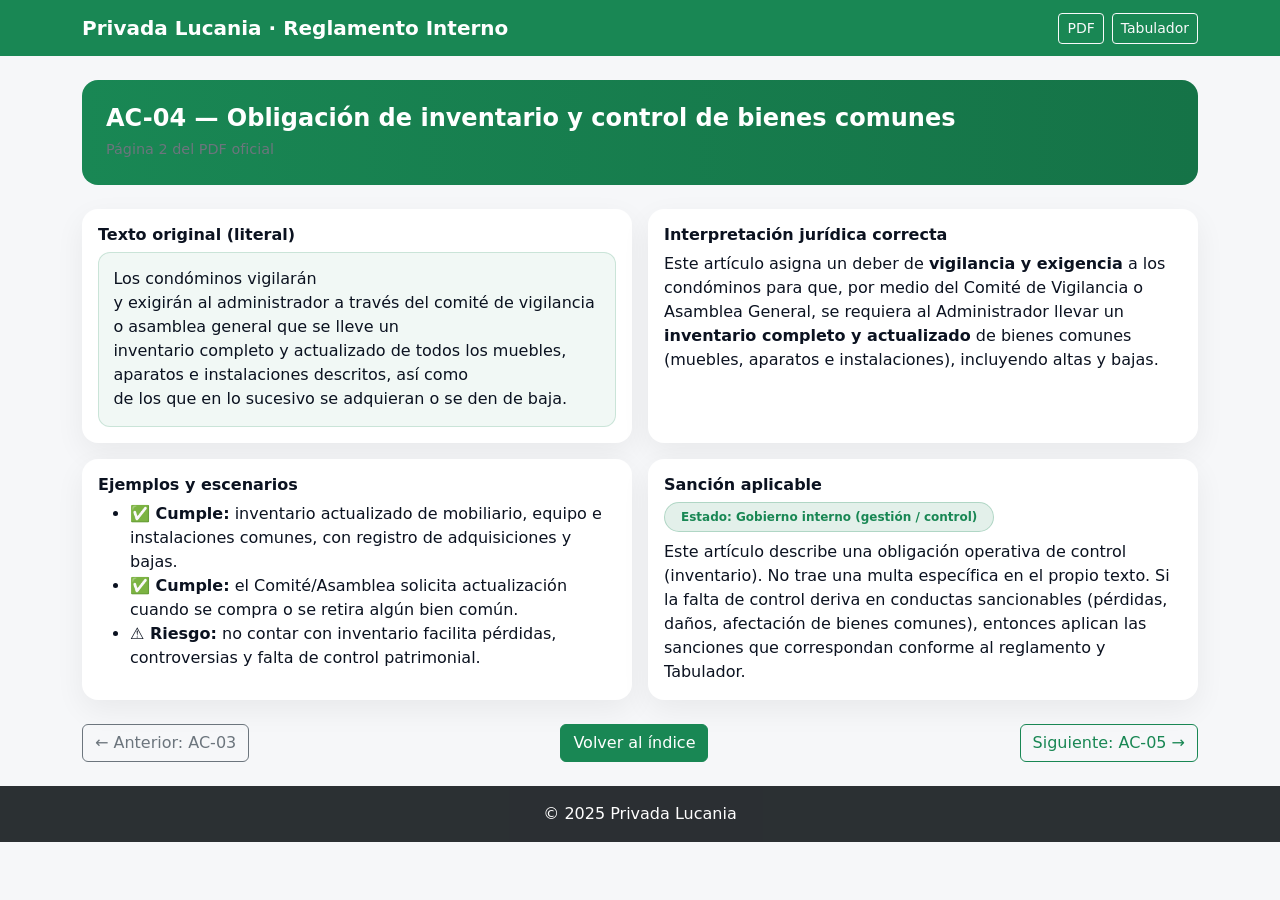
<file: reglamento/articulos/ac-04.html>
<!doctype html>
<html lang="es">
<head>
  <meta charset="utf-8" />
  <meta name="viewport" content="width=device-width, initial-scale=1" />
  <title>AC-04 — Obligación de inventario y control de bienes comunes | Reglamento 2024</title>
  <meta name="description" content="AC-04 del Reglamento Interno 2024 de Privada Lucania." />

  <link rel="icon" href="../assets/icons/favicon.png" />
  <link rel="stylesheet" href="https://cdn.jsdelivr.net/npm/bootstrap@5.3.3/dist/css/bootstrap.min.css">
  <link rel="stylesheet" href="../assets/css/site.css">

  <script
    data-goatcounter="https://privadalucania.goatcounter.com/count"
    async
    src="https://gc.zgo.at/count.js">
  </script>
</head>

<body>
<nav class="navbar navbar-expand-lg navbar-dark bg-success">
  <div class="container">
    <a class="navbar-brand fw-semibold" href="../index.html">Privada Lucania · Reglamento Interno</a>
    <div class="ms-auto d-flex gap-2">
      <a class="btn btn-sm btn-outline-light" href="../docs/Reglamento_Interno_2024.pdf" target="_blank" rel="noopener">PDF</a>
      <a class="btn btn-sm btn-outline-light" href="../docs/Tabulador_Sanciones_2024_2025.pdf" target="_blank" rel="noopener">Tabulador</a>
    </div>
  </div>
</nav>

<main class="container my-4">

  <section class="hero p-4 mb-4">
    <h1 class="h4 fw-bold mb-1">AC-04 — Obligación de inventario y control de bienes comunes</h1>
    <p class="mb-0"><span class="meta">Página 2 del PDF oficial</span></p>
  </section>

  <div class="row g-3">

    <div class="col-12 col-lg-6">
      <section class="article-card h-100">
        <h2 class="h6 fw-bold mb-2">Texto original (literal)</h2>
        <div class="literal-box">
          <p class="mb-0">
            Los condóminos vigilarán<br>
            y exigirán al administrador a través del comité de vigilancia o asamblea general que se lleve un<br>
            inventario completo y actualizado de todos los muebles, aparatos e instalaciones descritos, así como<br>
            de los que en lo sucesivo se adquieran o se den de baja.
          </p>
        </div>
      </section>
    </div>

    <div class="col-12 col-lg-6">
      <section class="article-card h-100">
        <h2 class="h6 fw-bold mb-2">Interpretación jurídica correcta</h2>
        <p class="mb-0">
          Este artículo asigna un deber de <strong>vigilancia y exigencia</strong> a los condóminos para que, por medio del
          Comité de Vigilancia o Asamblea General, se requiera al Administrador llevar un <strong>inventario completo y actualizado</strong>
          de bienes comunes (muebles, aparatos e instalaciones), incluyendo altas y bajas.
        </p>
      </section>
    </div>

    <div class="col-12 col-lg-6">
      <section class="article-card h-100">
        <h2 class="h6 fw-bold mb-2">Ejemplos y escenarios</h2>
        <ul class="mb-0">
          <li><strong>✅ Cumple:</strong> inventario actualizado de mobiliario, equipo e instalaciones comunes, con registro de adquisiciones y bajas.</li>
          <li><strong>✅ Cumple:</strong> el Comité/Asamblea solicita actualización cuando se compra o se retira algún bien común.</li>
          <li><strong>⚠️ Riesgo:</strong> no contar con inventario facilita pérdidas, controversias y falta de control patrimonial.</li>
        </ul>
      </section>
    </div>

    <div class="col-12 col-lg-6">
      <section class="article-card h-100">
        <h2 class="h6 fw-bold mb-2">Sanción aplicable</h2>

        <p class="mb-2">
          <span class="badge badge-soft rounded-pill px-3 py-2">Estado: Gobierno interno (gestión / control)</span>
        </p>

        <p class="mb-0">
          Este artículo describe una obligación operativa de control (inventario). No trae una multa específica en el propio texto.
          Si la falta de control deriva en conductas sancionables (pérdidas, daños, afectación de bienes comunes), entonces aplican
          las sanciones que correspondan conforme al reglamento y Tabulador.
        </p>
      </section>
    </div>

  </div>

<!-- NAVEGACIÓN -->
<div class="d-flex justify-content-between align-items-center mt-4">
  <a class="btn btn-outline-secondary" href="ac-03.html">← Anterior: AC-03</a>
  <a class="btn btn-success" href="../index.html">Volver al índice</a>
  <a class="btn btn-outline-success" href="ac-05.html">Siguiente: AC-05 →</a>
</div>

</main>

<footer class="bg-dark text-white text-center py-3 mt-4">
  <p class="mb-0">&copy; 2025 Privada Lucania</p>
</footer>

<script src="https://cdn.jsdelivr.net/npm/bootstrap@5.3.3/dist/js/bootstrap.bundle.min.js"></script>
<script src="../assets/js/site.js"></script>
</body>
</html>
</file>
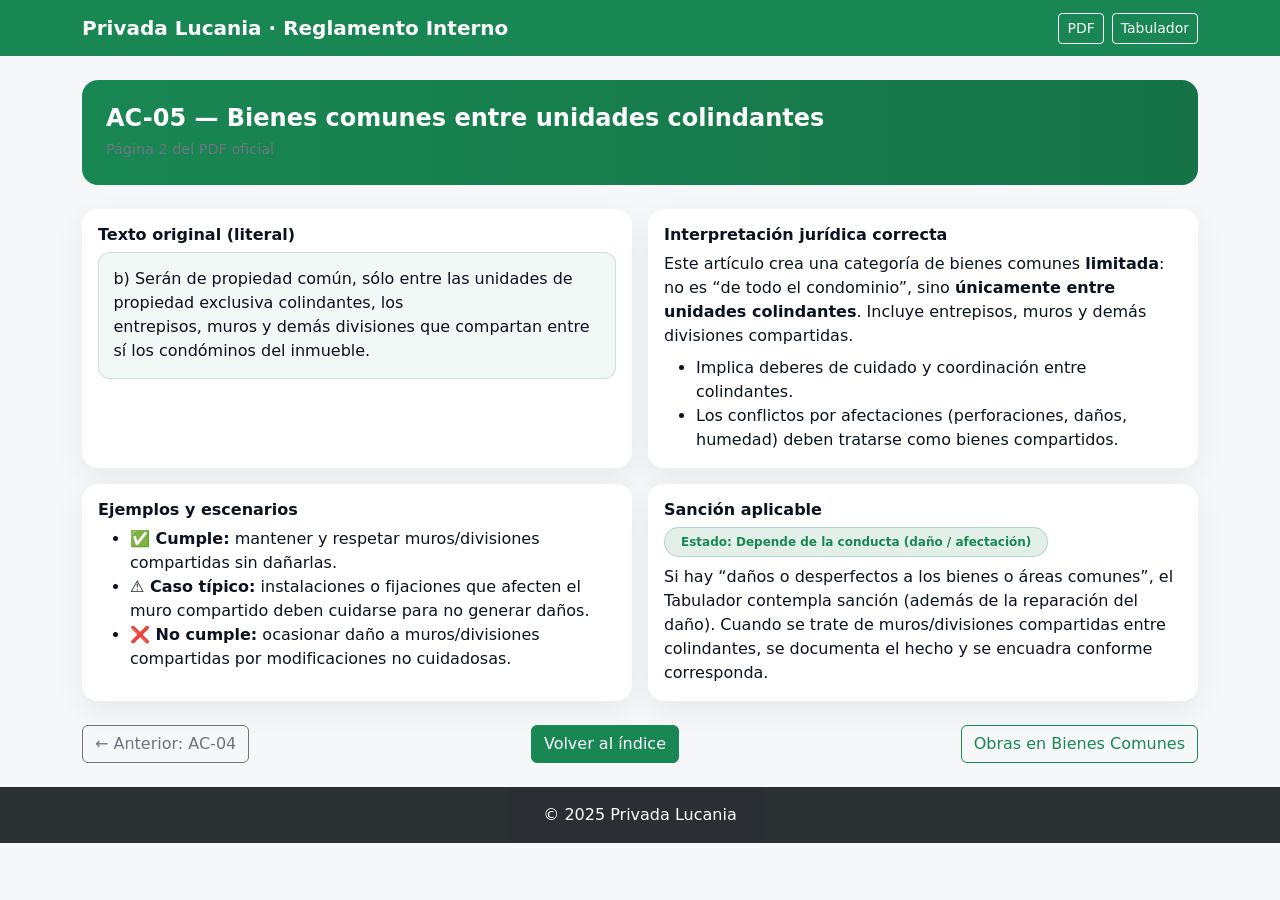
<file: reglamento/articulos/ac-05.html>
<!doctype html>
<html lang="es">
<head>
  <meta charset="utf-8" />
  <meta name="viewport" content="width=device-width, initial-scale=1" />
  <title>AC-05 — Bienes comunes entre unidades colindantes | Reglamento 2024</title>
  <meta name="description" content="AC-05 del Reglamento Interno 2024 de Privada Lucania." />

  <link rel="icon" href="../assets/icons/favicon.png" />
  <link rel="stylesheet" href="https://cdn.jsdelivr.net/npm/bootstrap@5.3.3/dist/css/bootstrap.min.css">
  <link rel="stylesheet" href="../assets/css/site.css">

  <script
    data-goatcounter="https://privadalucania.goatcounter.com/count"
    async
    src="https://gc.zgo.at/count.js">
  </script>
</head>

<body>
<nav class="navbar navbar-expand-lg navbar-dark bg-success">
  <div class="container">
    <a class="navbar-brand fw-semibold" href="../index.html">Privada Lucania · Reglamento Interno</a>
    <div class="ms-auto d-flex gap-2">
      <a class="btn btn-sm btn-outline-light" href="../docs/Reglamento_Interno_2024.pdf" target="_blank" rel="noopener">PDF</a>
      <a class="btn btn-sm btn-outline-light" href="../docs/Tabulador_Sanciones_2024_2025.pdf" target="_blank" rel="noopener">Tabulador</a>
    </div>
  </div>
</nav>

<main class="container my-4">

  <section class="hero p-4 mb-4">
    <h1 class="h4 fw-bold mb-1">AC-05 — Bienes comunes entre unidades colindantes</h1>
    <p class="mb-0"><span class="meta">Página 2 del PDF oficial</span></p>
  </section>

  <div class="row g-3">

    <div class="col-12 col-lg-6">
      <section class="article-card h-100">
        <h2 class="h6 fw-bold mb-2">Texto original (literal)</h2>
        <div class="literal-box">
          <p class="mb-0">
            b) Serán de propiedad común, sólo entre las unidades de propiedad exclusiva colindantes, los<br>
            entrepisos, muros y demás divisiones que compartan entre sí los condóminos del inmueble.
          </p>
        </div>
      </section>
    </div>

    <div class="col-12 col-lg-6">
      <section class="article-card h-100">
        <h2 class="h6 fw-bold mb-2">Interpretación jurídica correcta</h2>
        <p class="mb-0">
          Este artículo crea una categoría de bienes comunes <strong>limitada</strong>: no es “de todo el condominio”,
          sino <strong>únicamente entre unidades colindantes</strong>. Incluye entrepisos, muros y demás divisiones compartidas.
        </p>
        <ul class="mt-2 mb-0">
          <li>Implica deberes de cuidado y coordinación entre colindantes.</li>
          <li>Los conflictos por afectaciones (perforaciones, daños, humedad) deben tratarse como bienes compartidos.</li>
        </ul>
      </section>
    </div>

    <div class="col-12 col-lg-6">
      <section class="article-card h-100">
        <h2 class="h6 fw-bold mb-2">Ejemplos y escenarios</h2>
        <ul class="mb-0">
          <li><strong>✅ Cumple:</strong> mantener y respetar muros/divisiones compartidas sin dañarlas.</li>
          <li><strong>⚠️ Caso típico:</strong> instalaciones o fijaciones que afecten el muro compartido deben cuidarse para no generar daños.</li>
          <li><strong>❌ No cumple:</strong> ocasionar daño a muros/divisiones compartidas por modificaciones no cuidadosas.</li>
        </ul>
      </section>
    </div>

    <div class="col-12 col-lg-6">
      <section class="article-card h-100">
        <h2 class="h6 fw-bold mb-2">Sanción aplicable</h2>

        <p class="mb-2">
          <span class="badge badge-soft rounded-pill px-3 py-2">Estado: Depende de la conducta (daño / afectación)</span>
        </p>

        <p class="mb-0">
          Si hay “daños o desperfectos a los bienes o áreas comunes”, el Tabulador contempla sanción
          (además de la reparación del daño). Cuando se trate de muros/divisiones compartidas entre colindantes,
          se documenta el hecho y se encuadra conforme corresponda.
        </p>
      </section>
    </div>

  </div>

<!-- NAVEGACIÓN -->
<div class="d-flex justify-content-between align-items-center mt-4">
  <a class="btn btn-outline-secondary" href="ac-04.html">← Anterior: AC-04</a>
  <a class="btn btn-success" href="../index.html">Volver al índice</a>
  <a class="btn btn-outline-success" href="dg-ob.html">Obras en Bienes Comunes</a>
</div>


</main>

<footer class="bg-dark text-white text-center py-3 mt-4">
  <p class="mb-0">&copy; 2025 Privada Lucania</p>
</footer>

<script src="https://cdn.jsdelivr.net/npm/bootstrap@5.3.3/dist/js/bootstrap.bundle.min.js"></script>
<script src="../assets/js/site.js"></script>
</body>
</html>
</file>
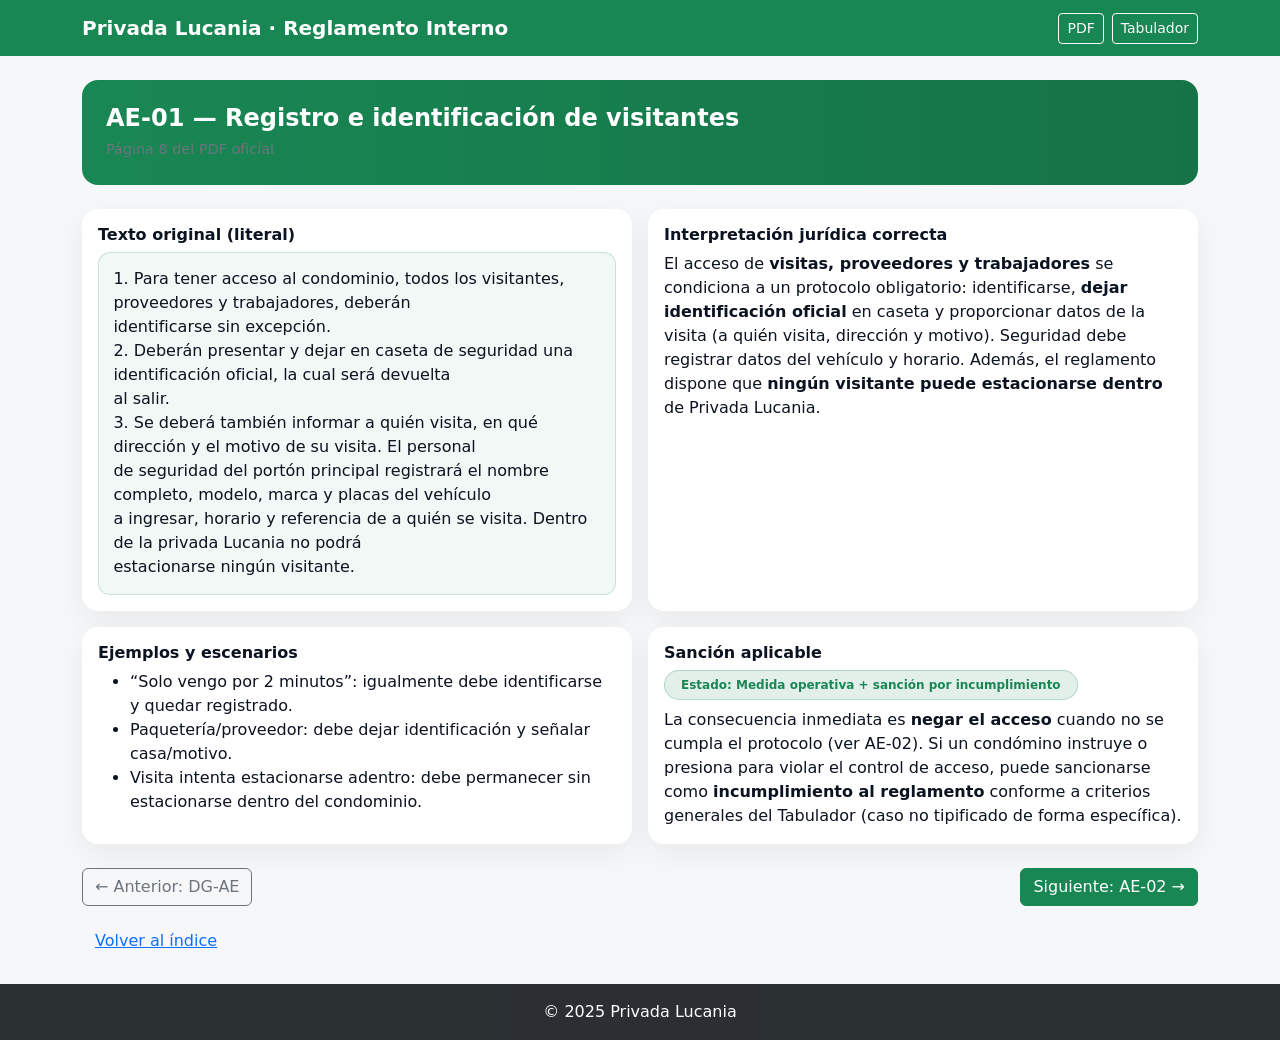
<file: reglamento/articulos/ae-01.html>
<!doctype html>
<html lang="es">
<head>
  <meta charset="utf-8" />
  <meta name="viewport" content="width=device-width, initial-scale=1" />
  <title>AE-01 — Registro e identificación de visitantes | Reglamento 2024</title>
  <meta name="description" content="AE-01 del Reglamento Interno 2024 de Privada Lucania." />

  <link rel="icon" href="../assets/icons/favicon.png" />
  <link rel="stylesheet" href="https://cdn.jsdelivr.net/npm/bootstrap@5.3.3/dist/css/bootstrap.min.css">
  <link rel="stylesheet" href="../assets/css/site.css">

  <script
    data-goatcounter="https://privadalucania.goatcounter.com/count"
    async
    src="https://gc.zgo.at/count.js">
  </script>
</head>

<body>

<nav class="navbar navbar-expand-lg navbar-dark bg-success">
  <div class="container">
    <a class="navbar-brand fw-semibold" href="../index.html">Privada Lucania · Reglamento Interno</a>
    <div class="ms-auto d-flex gap-2">
      <a class="btn btn-sm btn-outline-light" href="../docs/Reglamento_Interno_2024.pdf" target="_blank" rel="noopener">PDF</a>
      <a class="btn btn-sm btn-outline-light" href="../docs/Tabulador_Sanciones_2024_2025.pdf" target="_blank" rel="noopener">Tabulador</a>
    </div>
  </div>
</nav>

<main class="container my-4">

  <section class="hero p-4 mb-4">
    <h1 class="h4 fw-bold mb-1">AE-01 — Registro e identificación de visitantes</h1>
    <p class="mb-0"><span class="meta">Página 8 del PDF oficial</span></p>
  </section>

  <div class="row g-3">

    <!-- TEXTO ORIGINAL -->
    <div class="col-12 col-lg-6">
      <section class="article-card h-100">
        <h2 class="h6 fw-bold mb-2">Texto original (literal)</h2>
        <div class="literal-box">
          <p class="mb-0">
            1. Para tener acceso al condominio, todos los visitantes, proveedores y trabajadores, deberán<br>
            identificarse sin excepción.<br>
            2. Deberán presentar y dejar en caseta de seguridad una identificación oficial, la cual será devuelta<br>
            al salir.<br>
            3. Se deberá también informar a quién visita, en qué dirección y el motivo de su visita. El personal<br>
            de seguridad del portón principal registrará el nombre completo, modelo, marca y placas del vehículo<br>
            a ingresar, horario y referencia de a quién se visita. Dentro de la privada Lucania no podrá<br>
            estacionarse ningún visitante.
          </p>
        </div>
      </section>
    </div>

    <!-- INTERPRETACIÓN -->
    <div class="col-12 col-lg-6">
      <section class="article-card h-100">
        <h2 class="h6 fw-bold mb-2">Interpretación jurídica correcta</h2>
        <p class="mb-0">
          El acceso de <strong>visitas, proveedores y trabajadores</strong> se condiciona a un protocolo obligatorio:
          identificarse, <strong>dejar identificación oficial</strong> en caseta y proporcionar datos de la visita (a quién visita,
          dirección y motivo). Seguridad debe registrar datos del vehículo y horario. Además, el reglamento dispone que
          <strong>ningún visitante puede estacionarse dentro</strong> de Privada Lucania.
        </p>
      </section>
    </div>

    <!-- EJEMPLOS -->
    <div class="col-12 col-lg-6">
      <section class="article-card h-100">
        <h2 class="h6 fw-bold mb-2">Ejemplos y escenarios</h2>
        <ul class="mb-0">
          <li>“Solo vengo por 2 minutos”: igualmente debe identificarse y quedar registrado.</li>
          <li>Paquetería/proveedor: debe dejar identificación y señalar casa/motivo.</li>
          <li>Visita intenta estacionarse adentro: debe permanecer sin estacionarse dentro del condominio.</li>
        </ul>
      </section>
    </div>

    <!-- SANCIÓN -->
    <div class="col-12 col-lg-6">
      <section class="article-card h-100">
        <h2 class="h6 fw-bold mb-2">Sanción aplicable</h2>

        <p class="mb-2">
          <span class="badge badge-soft rounded-pill px-3 py-2">Estado: Medida operativa + sanción por incumplimiento</span>
        </p>

        <p class="mb-0">
          La consecuencia inmediata es <strong>negar el acceso</strong> cuando no se cumpla el protocolo (ver AE-02).
          Si un condómino instruye o presiona para violar el control de acceso, puede sancionarse como
          <strong>incumplimiento al reglamento</strong> conforme a criterios generales del Tabulador (caso no tipificado de forma específica).
        </p>
      </section>
    </div>

  </div>

  <!-- NAVEGACIÓN -->
  <div class="d-flex justify-content-between mt-4">
    <a class="btn btn-outline-secondary" href="dg-ae.html">← Anterior: DG-AE</a>
    <a class="btn btn-success" href="ae-02.html">Siguiente: AE-02 →</a>
  </div>

  <div class="mt-3">
    <a class="btn btn-link" href="../index.html">Volver al índice</a>
  </div>

</main>

<footer class="bg-dark text-white text-center py-3 mt-4">
  <p class="mb-0">&copy; 2025 Privada Lucania</p>
</footer>

<script src="https://cdn.jsdelivr.net/npm/bootstrap@5.3.3/dist/js/bootstrap.bundle.min.js"></script>
<script src="../assets/js/site.js"></script>
</body>
</html>
</file>
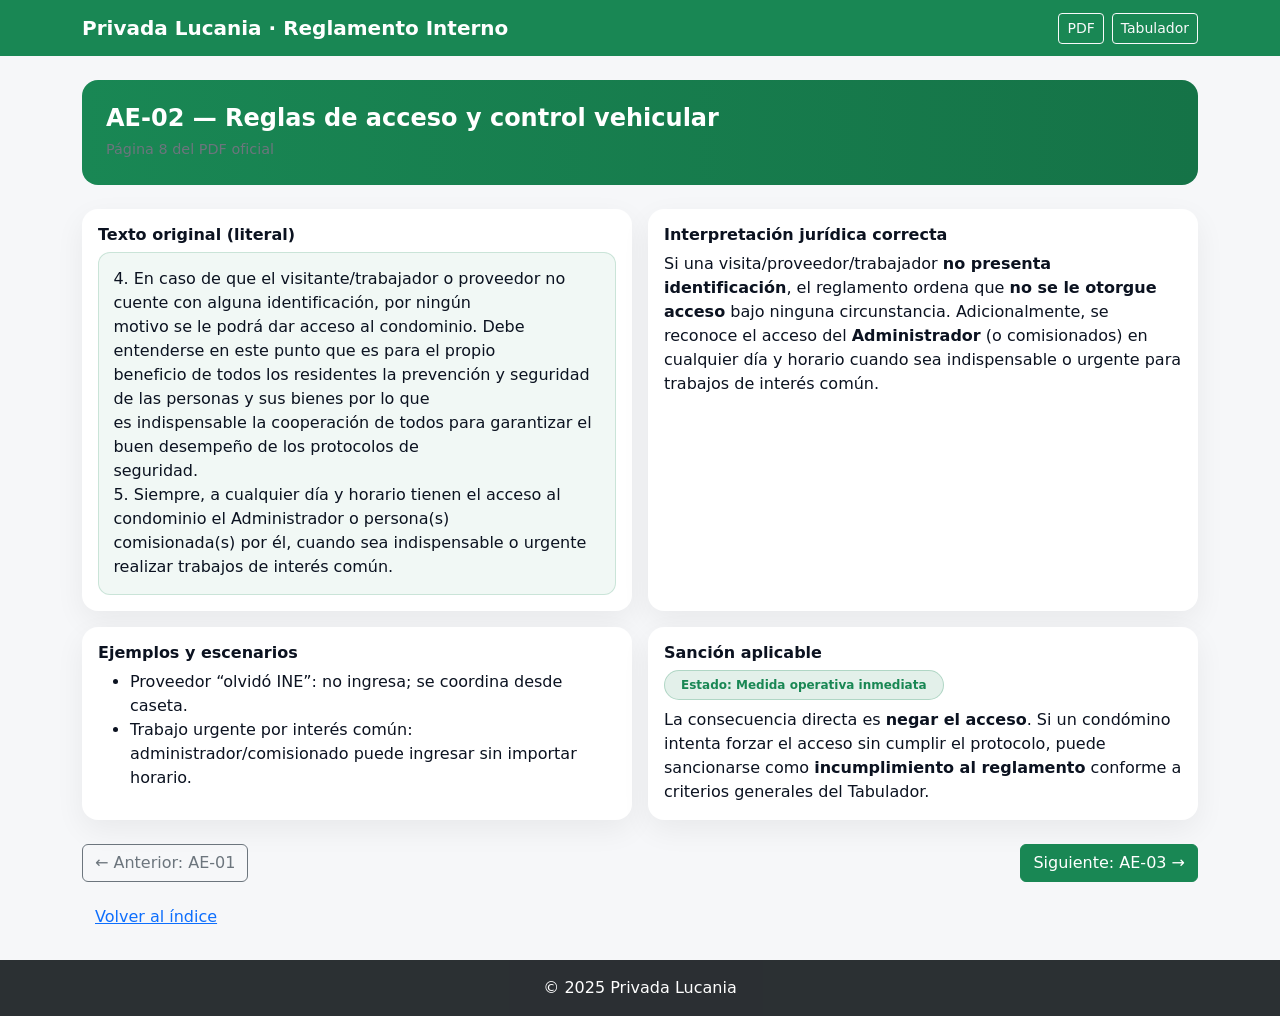
<file: reglamento/articulos/ae-02.html>
<!doctype html>
<html lang="es">
<head>
  <meta charset="utf-8" />
  <meta name="viewport" content="width=device-width, initial-scale=1" />
  <title>AE-02 — Reglas de acceso y control vehicular | Reglamento 2024</title>
  <meta name="description" content="AE-02 del Reglamento Interno 2024 de Privada Lucania." />

  <link rel="icon" href="../assets/icons/favicon.png" />
  <link rel="stylesheet" href="https://cdn.jsdelivr.net/npm/bootstrap@5.3.3/dist/css/bootstrap.min.css">
  <link rel="stylesheet" href="../assets/css/site.css">

  <script data-goatcounter="https://privadalucania.goatcounter.com/count" async src="https://gc.zgo.at/count.js"></script>
</head>

<body>
<nav class="navbar navbar-expand-lg navbar-dark bg-success">
  <div class="container">
    <a class="navbar-brand fw-semibold" href="../index.html">Privada Lucania · Reglamento Interno</a>
    <div class="ms-auto d-flex gap-2">
      <a class="btn btn-sm btn-outline-light" href="../docs/Reglamento_Interno_2024.pdf" target="_blank" rel="noopener">PDF</a>
      <a class="btn btn-sm btn-outline-light" href="../docs/Tabulador_Sanciones_2024_2025.pdf" target="_blank" rel="noopener">Tabulador</a>
    </div>
  </div>
</nav>

<main class="container my-4">
  <section class="hero p-4 mb-4">
    <h1 class="h4 fw-bold mb-1">AE-02 — Reglas de acceso y control vehicular</h1>
    <p class="mb-0"><span class="meta">Página 8 del PDF oficial</span></p>
  </section>

  <div class="row g-3">

    <div class="col-12 col-lg-6">
      <section class="article-card h-100">
        <h2 class="h6 fw-bold mb-2">Texto original (literal)</h2>
        <div class="literal-box">
          <p class="mb-0">
            4. En caso de que el visitante/trabajador o proveedor no cuente con alguna identificación, por ningún<br>
            motivo se le podrá dar acceso al condominio. Debe entenderse en este punto que es para el propio<br>
            beneficio de todos los residentes la prevención y seguridad de las personas y sus bienes por lo que<br>
            es indispensable la cooperación de todos para garantizar el buen desempeño de los protocolos de<br>
            seguridad.<br>
            5. Siempre, a cualquier día y horario tienen el acceso al condominio el Administrador o persona(s)<br>
            comisionada(s) por él, cuando sea indispensable o urgente realizar trabajos de interés común.
          </p>
        </div>
      </section>
    </div>

    <div class="col-12 col-lg-6">
      <section class="article-card h-100">
        <h2 class="h6 fw-bold mb-2">Interpretación jurídica correcta</h2>
        <p class="mb-0">
          Si una visita/proveedor/trabajador <strong>no presenta identificación</strong>, el reglamento ordena que
          <strong>no se le otorgue acceso</strong> bajo ninguna circunstancia. Adicionalmente, se reconoce el acceso
          del <strong>Administrador</strong> (o comisionados) en cualquier día y horario cuando sea indispensable o urgente
          para trabajos de interés común.
        </p>
      </section>
    </div>

    <div class="col-12 col-lg-6">
      <section class="article-card h-100">
        <h2 class="h6 fw-bold mb-2">Ejemplos y escenarios</h2>
        <ul class="mb-0">
          <li>Proveedor “olvidó INE”: no ingresa; se coordina desde caseta.</li>
          <li>Trabajo urgente por interés común: administrador/comisionado puede ingresar sin importar horario.</li>
        </ul>
      </section>
    </div>

    <div class="col-12 col-lg-6">
      <section class="article-card h-100">
        <h2 class="h6 fw-bold mb-2">Sanción aplicable</h2>
        <p class="mb-2">
          <span class="badge badge-soft rounded-pill px-3 py-2">Estado: Medida operativa inmediata</span>
        </p>
        <p class="mb-0">
          La consecuencia directa es <strong>negar el acceso</strong>. Si un condómino intenta forzar el acceso sin cumplir el
          protocolo, puede sancionarse como <strong>incumplimiento al reglamento</strong> conforme a criterios generales del Tabulador.
        </p>
      </section>
    </div>

  </div>

  <div class="d-flex justify-content-between mt-4">
    <a class="btn btn-outline-secondary" href="ae-01.html">← Anterior: AE-01</a>
    <a class="btn btn-success" href="ae-03.html">Siguiente: AE-03 →</a>
  </div>

  <div class="mt-3">
    <a class="btn btn-link" href="../index.html">Volver al índice</a>
  </div>
</main>

<footer class="bg-dark text-white text-center py-3 mt-4">
  <p class="mb-0">&copy; 2025 Privada Lucania</p>
</footer>

<script src="https://cdn.jsdelivr.net/npm/bootstrap@5.3.3/dist/js/bootstrap.bundle.min.js"></script>
<script src="../assets/js/site.js"></script>
</body>
</html>
</file>
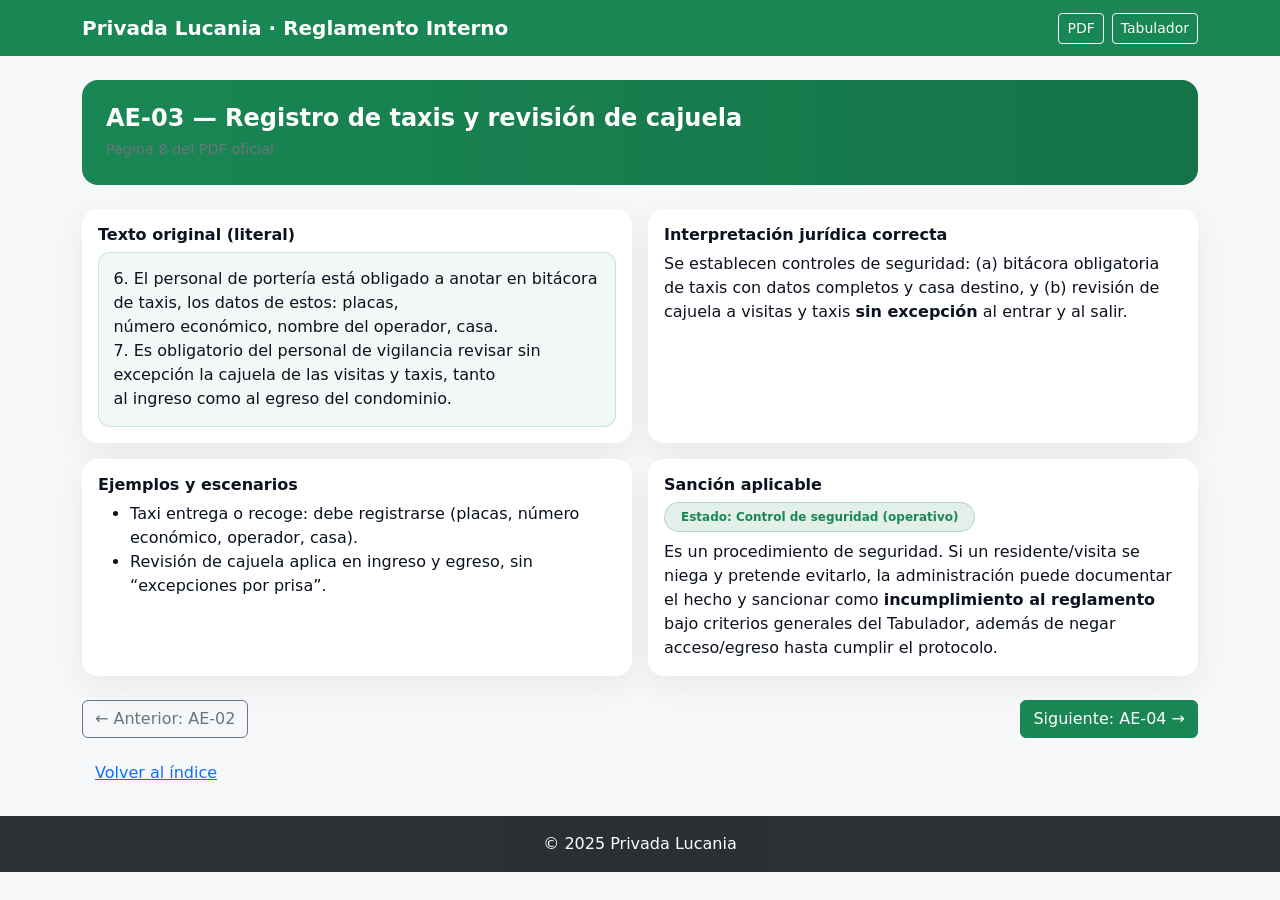
<file: reglamento/articulos/ae-03.html>
<!doctype html>
<html lang="es">
<head>
  <meta charset="utf-8" />
  <meta name="viewport" content="width=device-width, initial-scale=1" />
  <title>AE-03 — Registro de taxis y revisión de cajuela | Reglamento 2024</title>
  <meta name="description" content="AE-03 del Reglamento Interno 2024 de Privada Lucania." />

  <link rel="icon" href="../assets/icons/favicon.png" />
  <link rel="stylesheet" href="https://cdn.jsdelivr.net/npm/bootstrap@5.3.3/dist/css/bootstrap.min.css">
  <link rel="stylesheet" href="../assets/css/site.css">
  <script data-goatcounter="https://privadalucania.goatcounter.com/count" async src="https://gc.zgo.at/count.js"></script>
</head>

<body>
<nav class="navbar navbar-expand-lg navbar-dark bg-success">
  <div class="container">
    <a class="navbar-brand fw-semibold" href="../index.html">Privada Lucania · Reglamento Interno</a>
    <div class="ms-auto d-flex gap-2">
      <a class="btn btn-sm btn-outline-light" href="../docs/Reglamento_Interno_2024.pdf" target="_blank" rel="noopener">PDF</a>
      <a class="btn btn-sm btn-outline-light" href="../docs/Tabulador_Sanciones_2024_2025.pdf" target="_blank" rel="noopener">Tabulador</a>
    </div>
  </div>
</nav>

<main class="container my-4">
  <section class="hero p-4 mb-4">
    <h1 class="h4 fw-bold mb-1">AE-03 — Registro de taxis y revisión de cajuela</h1>
    <p class="mb-0"><span class="meta">Página 8 del PDF oficial</span></p>
  </section>

  <div class="row g-3">

    <div class="col-12 col-lg-6">
      <section class="article-card h-100">
        <h2 class="h6 fw-bold mb-2">Texto original (literal)</h2>
        <div class="literal-box">
          <p class="mb-0">
            6. El personal de portería está obligado a anotar en bitácora de taxis, los datos de estos: placas,<br>
            número económico, nombre del operador, casa.<br>
            7. Es obligatorio del personal de vigilancia revisar sin excepción la cajuela de las visitas y taxis, tanto<br>
            al ingreso como al egreso del condominio.
          </p>
        </div>
      </section>
    </div>

    <div class="col-12 col-lg-6">
      <section class="article-card h-100">
        <h2 class="h6 fw-bold mb-2">Interpretación jurídica correcta</h2>
        <p class="mb-0">
          Se establecen controles de seguridad: (a) bitácora obligatoria de taxis con datos completos y casa destino,
          y (b) revisión de cajuela a visitas y taxis <strong>sin excepción</strong> al entrar y al salir.
        </p>
      </section>
    </div>

    <div class="col-12 col-lg-6">
      <section class="article-card h-100">
        <h2 class="h6 fw-bold mb-2">Ejemplos y escenarios</h2>
        <ul class="mb-0">
          <li>Taxi entrega o recoge: debe registrarse (placas, número económico, operador, casa).</li>
          <li>Revisión de cajuela aplica en ingreso y egreso, sin “excepciones por prisa”.</li>
        </ul>
      </section>
    </div>

    <div class="col-12 col-lg-6">
      <section class="article-card h-100">
        <h2 class="h6 fw-bold mb-2">Sanción aplicable</h2>
        <p class="mb-2">
          <span class="badge badge-soft rounded-pill px-3 py-2">Estado: Control de seguridad (operativo)</span>
        </p>
        <p class="mb-0">
          Es un procedimiento de seguridad. Si un residente/visita se niega y pretende evitarlo, la administración puede
          documentar el hecho y sancionar como <strong>incumplimiento al reglamento</strong> bajo criterios generales del Tabulador,
          además de negar acceso/egreso hasta cumplir el protocolo.
        </p>
      </section>
    </div>

  </div>

  <div class="d-flex justify-content-between mt-4">
    <a class="btn btn-outline-secondary" href="ae-02.html">← Anterior: AE-02</a>
    <a class="btn btn-success" href="ae-04.html">Siguiente: AE-04 →</a>
  </div>

  <div class="mt-3">
    <a class="btn btn-link" href="../index.html">Volver al índice</a>
  </div>
</main>

<footer class="bg-dark text-white text-center py-3 mt-4">
  <p class="mb-0">&copy; 2025 Privada Lucania</p>
</footer>

<script src="https://cdn.jsdelivr.net/npm/bootstrap@5.3.3/dist/js/bootstrap.bundle.min.js"></script>
<script src="../assets/js/site.js"></script>
</body>
</html>
</file>
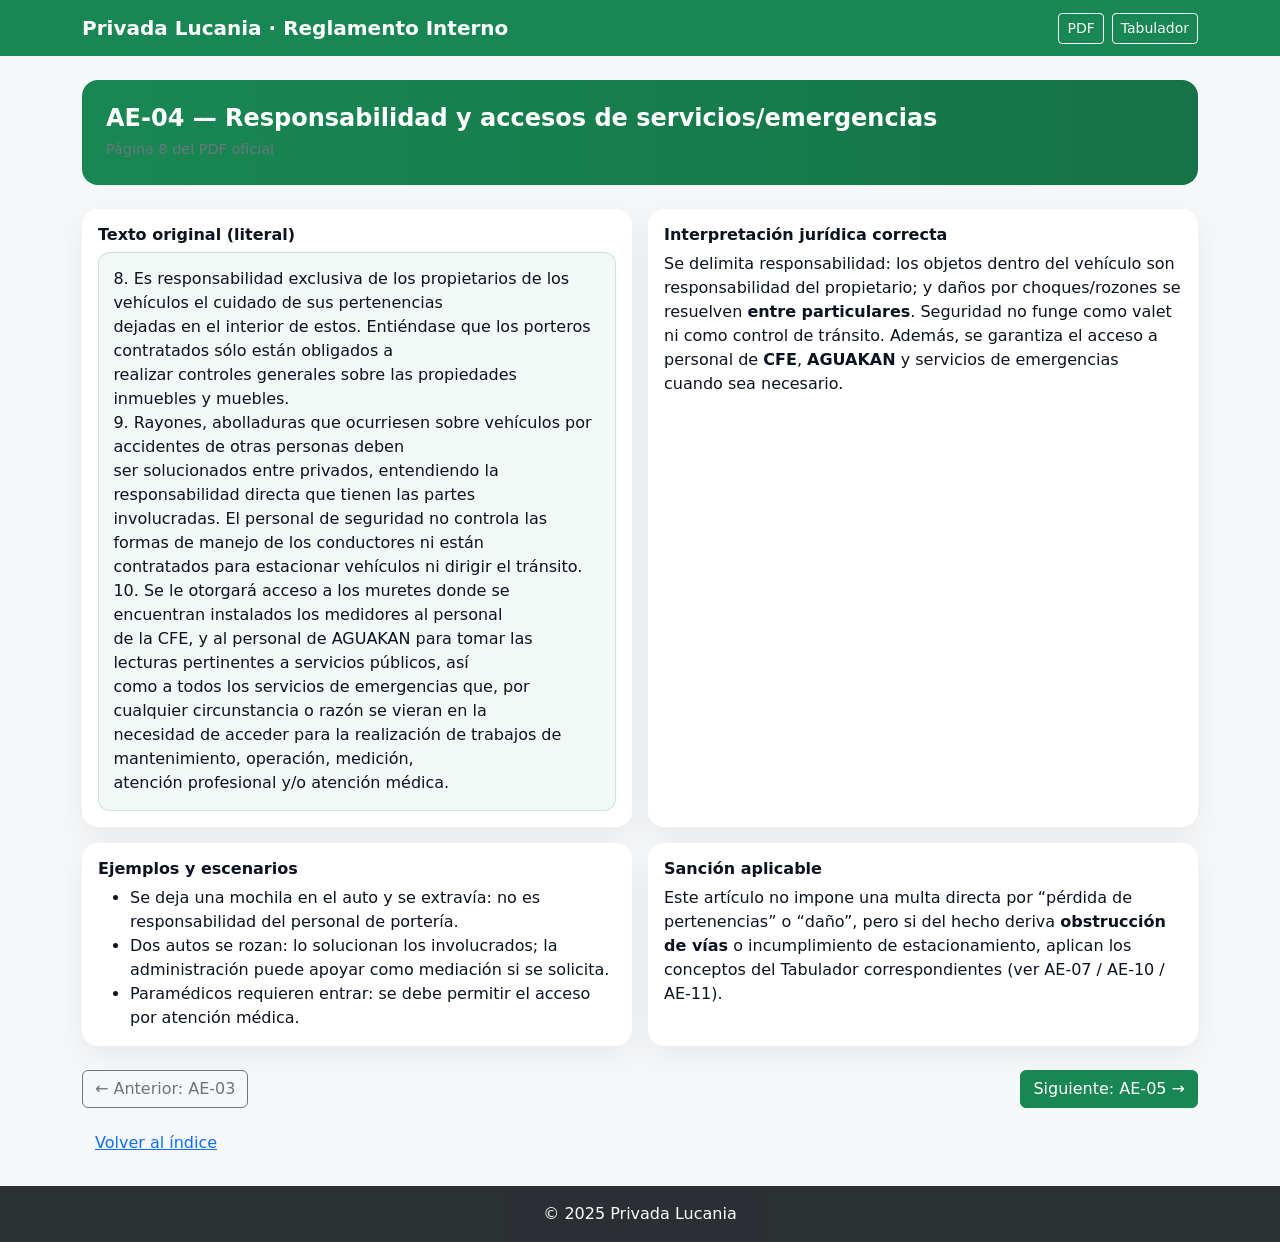
<file: reglamento/articulos/ae-04.html>
<!doctype html>
<html lang="es">
<head>
  <meta charset="utf-8" />
  <meta name="viewport" content="width=device-width, initial-scale=1" />
  <title>AE-04 — Responsabilidad y accesos de servicios/emergencias | Reglamento 2024</title>
  <meta name="description" content="AE-04 del Reglamento Interno 2024 de Privada Lucania." />

  <link rel="icon" href="../assets/icons/favicon.png" />
  <link rel="stylesheet" href="https://cdn.jsdelivr.net/npm/bootstrap@5.3.3/dist/css/bootstrap.min.css">
  <link rel="stylesheet" href="../assets/css/site.css">
  <script data-goatcounter="https://privadalucania.goatcounter.com/count" async src="https://gc.zgo.at/count.js"></script>
</head>

<body>
<nav class="navbar navbar-expand-lg navbar-dark bg-success">
  <div class="container">
    <a class="navbar-brand fw-semibold" href="../index.html">Privada Lucania · Reglamento Interno</a>
    <div class="ms-auto d-flex gap-2">
      <a class="btn btn-sm btn-outline-light" href="../docs/Reglamento_Interno_2024.pdf" target="_blank" rel="noopener">PDF</a>
      <a class="btn btn-sm btn-outline-light" href="../docs/Tabulador_Sanciones_2024_2025.pdf" target="_blank" rel="noopener">Tabulador</a>
    </div>
  </div>
</nav>

<main class="container my-4">
  <section class="hero p-4 mb-4">
    <h1 class="h4 fw-bold mb-1">AE-04 — Responsabilidad y accesos de servicios/emergencias</h1>
    <p class="mb-0"><span class="meta">Página 8 del PDF oficial</span></p>
  </section>

  <div class="row g-3">

    <div class="col-12 col-lg-6">
      <section class="article-card h-100">
        <h2 class="h6 fw-bold mb-2">Texto original (literal)</h2>
        <div class="literal-box">
          <p class="mb-0">
            8. Es responsabilidad exclusiva de los propietarios de los vehículos el cuidado de sus pertenencias<br>
            dejadas en el interior de estos. Entiéndase que los porteros contratados sólo están obligados a<br>
            realizar controles generales sobre las propiedades inmuebles y muebles.<br>
            9. Rayones, abolladuras que ocurriesen sobre vehículos por accidentes de otras personas deben<br>
            ser solucionados entre privados, entendiendo la responsabilidad directa que tienen las partes<br>
            involucradas. El personal de seguridad no controla las formas de manejo de los conductores ni están<br>
            contratados para estacionar vehículos ni dirigir el tránsito.<br>
            10. Se le otorgará acceso a los muretes donde se encuentran instalados los medidores al personal<br>
            de la CFE, y al personal de AGUAKAN para tomar las lecturas pertinentes a servicios públicos, así<br>
            como a todos los servicios de emergencias que, por cualquier circunstancia o razón se vieran en la<br>
            necesidad de acceder para la realización de trabajos de mantenimiento, operación, medición,<br>
            atención profesional y/o atención médica.
          </p>
        </div>
      </section>
    </div>

    <div class="col-12 col-lg-6">
      <section class="article-card h-100">
        <h2 class="h6 fw-bold mb-2">Interpretación jurídica correcta</h2>
        <p class="mb-0">
          Se delimita responsabilidad: los objetos dentro del vehículo son responsabilidad del propietario; y daños por choques/rozones
          se resuelven <strong>entre particulares</strong>. Seguridad no funge como valet ni como control de tránsito.
          Además, se garantiza el acceso a personal de <strong>CFE</strong>, <strong>AGUAKAN</strong> y servicios de emergencias cuando sea necesario.
        </p>
      </section>
    </div>

    <div class="col-12 col-lg-6">
      <section class="article-card h-100">
        <h2 class="h6 fw-bold mb-2">Ejemplos y escenarios</h2>
        <ul class="mb-0">
          <li>Se deja una mochila en el auto y se extravía: no es responsabilidad del personal de portería.</li>
          <li>Dos autos se rozan: lo solucionan los involucrados; la administración puede apoyar como mediación si se solicita.</li>
          <li>Paramédicos requieren entrar: se debe permitir el acceso por atención médica.</li>
        </ul>
      </section>
    </div>

    <div class="col-12 col-lg-6">
      <section class="article-card h-100">
        <h2 class="h6 fw-bold mb-2">Sanción aplicable</h2>
        <p class="mb-0">
          Este artículo no impone una multa directa por “pérdida de pertenencias” o “daño”, pero si del hecho deriva
          <strong>obstrucción de vías</strong> o incumplimiento de estacionamiento, aplican los conceptos del Tabulador correspondientes
          (ver AE-07 / AE-10 / AE-11).
        </p>
      </section>
    </div>

  </div>

  <div class="d-flex justify-content-between mt-4">
    <a class="btn btn-outline-secondary" href="ae-03.html">← Anterior: AE-03</a>
    <a class="btn btn-success" href="ae-05.html">Siguiente: AE-05 →</a>
  </div>

  <div class="mt-3">
    <a class="btn btn-link" href="../index.html">Volver al índice</a>
  </div>
</main>

<footer class="bg-dark text-white text-center py-3 mt-4">
  <p class="mb-0">&copy; 2025 Privada Lucania</p>
</footer>

<script src="https://cdn.jsdelivr.net/npm/bootstrap@5.3.3/dist/js/bootstrap.bundle.min.js"></script>
<script src="../assets/js/site.js"></script>
</body>
</html>
</file>
<file: assets/css/styles.css>
:root {
  --lucania-primary: #198754;
  --lucania-primary-dark: #157347;
  --lucania-bg: #f5f6fa;
  --lucania-card: #ffffff;
  --lucania-text: #1f2937;
  --lucania-muted: #6b7280;
  --lucania-line: rgba(0, 0, 0, 0.10);
  --lucania-shadow: 0 8px 24px rgba(0, 0, 0, 0.08);
}

body {
  background: var(--lucania-bg);
  color: var(--lucania-text);
}

.hero {
  background: linear-gradient(90deg, var(--lucania-primary), var(--lucania-primary-dark));
  color: #ffffff;
  border-radius: 1.25rem;
}

.lucania-card {
  background: var(--lucania-card);
  border: 0;
  border-radius: 1.25rem;
  box-shadow: var(--lucania-shadow);
}

.quick-link {
  border-radius: 1rem;
  padding: 1.4rem 1rem;
  font-weight: 700;
  color: #111827;
}

.quick-link:hover {
  color: var(--lucania-primary);
  transform: translateY(-1px);
}

.text-muted-lucania {
  color: var(--lucania-muted);
}

.finance-metric {
  border-radius: 1rem;
  padding: 1rem;
  background: #ffffff;
  border: 1px solid var(--lucania-line);
}

.finance-label {
  font-size: .85rem;
  color: var(--lucania-muted);
  margin-bottom: .25rem;
}

.finance-value {
  font-size: 1.4rem;
  font-weight: 800;
}

.badge-access {
  border-radius: 999px;
  font-size: .75rem;
  padding: .35rem .65rem;
}

.badge-public {
  background: rgba(25, 135, 84, .12);
  color: #198754;
}

.badge-private {
  background: rgba(220, 53, 69, .12);
  color: #dc3545;
}

.status-paid {
  color: #198754;
  font-weight: 700;
}

.status-pending {
  color: #b7791f;
  font-weight: 700;
}

.status-overdue {
  color: #dc3545;
  font-weight: 700;
}

.document-button {
  border-radius: .85rem;
  padding: .85rem 1rem;
  font-weight: 600;
}

.section-anchor {
  scroll-margin-top: 90px;
}

footer {
  opacity: .95;
}
</file>
<file: tarjetones/styles.css>
:root {
  --verde: #198754;
  --verde-oscuro: #0e5132;
  --verde-suave: #e8f5ee;
  --rojo: #b42318;
  --rojo-suave: #fff0ee;
  --texto: #17221d;
  --muted: #66736b;
  --borde: #dfe7e2;
}

* { box-sizing: border-box; }

body {
  margin: 0;
  min-height: 100vh;
  background: #f3f6f4;
  color: var(--texto);
  font-family: system-ui, -apple-system, "Segoe UI", sans-serif;
}

.contenedor {
  width: min(100% - 32px, 520px);
  margin: 0 auto;
  padding: 32px 0 24px;
}

.encabezado { text-align: center; }
.encabezado h1 { margin: 4px 0; color: var(--verde-oscuro); font-size: 1.8rem; }
.encabezado p { margin: 0; color: var(--muted); }
.encabezado .conjunto { color: var(--verde); font-size: .78rem; font-weight: 800; letter-spacing: .14em; }

.tarjeta {
  margin-top: 24px;
  padding: 28px 24px;
  border: 1px solid var(--borde);
  border-radius: 22px;
  background: #fff;
  box-shadow: 0 12px 32px rgba(18, 59, 39, .09);
  text-align: center;
}

.icono {
  display: grid;
  width: 66px;
  height: 66px;
  margin: 0 auto 14px;
  place-items: center;
  border-radius: 50%;
  font-size: 2.2rem;
  font-weight: 900;
}

.estado { margin: 0 0 8px; font-size: .9rem; font-weight: 900; letter-spacing: .1em; }
.tarjeta h2 { margin: 0; font-size: 1.5rem; }
.estado-autorizado { border-top: 8px solid var(--verde); }
.estado-autorizado .icono { background: var(--verde-suave); color: var(--verde); }
.estado-autorizado .estado { color: var(--verde-oscuro); }
.estado-suspendido, .estado-error { border-top: 8px solid var(--rojo); }
.estado-suspendido .icono, .estado-error .icono { background: var(--rojo-suave); color: var(--rojo); }
.estado-suspendido .estado { color: var(--rojo); }
.estado-neutro .icono { background: #eef2ef; color: var(--muted); }

.datos { margin: 26px 0 0; border-top: 1px solid var(--borde); }
.datos div { display: flex; justify-content: space-between; gap: 18px; padding: 16px 0; border-bottom: 1px solid var(--borde); }
.datos dt { color: var(--muted); font-size: .8rem; letter-spacing: .06em; text-transform: uppercase; }
.datos dd { margin: 0; font-weight: 800; text-align: right; }
.datos .placas { font-size: 1.25rem; letter-spacing: .08em; }
.mensaje { margin: 20px 0 0; line-height: 1.5; }
.oculto { display: none; }

footer { margin-top: 22px; text-align: center; color: var(--muted); font-size: .76rem; }
footer p { margin: 5px 0; }
footer .aviso { line-height: 1.4; }

@media (max-width: 380px) {
  .contenedor { width: min(100% - 20px, 520px); padding-top: 20px; }
  .tarjeta { padding: 24px 18px; }
  .datos div { display: block; text-align: left; }
  .datos dd { margin-top: 5px; text-align: left; }
}
</file>
<file: reglamento/assets/css/site.css>
/* assets/css/site.css
   Sitio: Reglamento Interno 2024 — Privada Lucania
   Stack: Bootstrap 5.3 + estilos propios (marca Lucania + tema claro/oscuro)
*/

/* =========================
   Tokens (marca / tema)
   ========================= */
:root{
  /* Marca (igual a tu página principal) */
  --luc-green-1:#198754;
  --luc-green-2:#157347;

  /* Superficies / texto (modo claro) */
  --bg:#f6f7f9;
  --surface:#ffffff;
  --text:#0b1220;
  --muted:#6c757d;
  --line:rgba(0,0,0,.12);

  /* Sombras / radios */
  --shadow:0 10px 30px rgba(0,0,0,.06);
  --radius-xl:1rem;
  --radius-lg:.75rem;

  /* Acentos suaves (badges, tags) */
  --soft-bg: rgba(25,135,84,.12);
  --soft-br: rgba(25,135,84,.25);
  --soft-fg: #198754;
}

/* Modo oscuro (para tus componentes propios).
   Bootstrap se controla aparte con data-bs-theme en JS. */
[data-theme="dark"]{
  --bg:#0b1220;
  --surface:#0f1b33;
  --text:#e7eefc;
  --muted:#a9b7d6;
  --line:rgba(255,255,255,.10);

  --shadow:0 10px 30px rgba(0,0,0,.35);

  /* Mantiene el verde de marca */
  --soft-bg: rgba(25,135,84,.18);
  --soft-br: rgba(25,135,84,.35);
  --soft-fg: #7ae2a7;
}

/* =========================
   Base
   ========================= */
*{ box-sizing:border-box; }

body{
  background: var(--bg);
  color: var(--text);
}

/* Mantener consistencia con links (Bootstrap ya maneja mucho, esto es un toque) */
a{ text-decoration:none; }
a:hover{ text-decoration:underline; }

/* =========================
   Hero (igual al estilo que compartiste)
   ========================= */
.hero{
  background: linear-gradient(90deg, var(--luc-green-1), var(--luc-green-2));
  color:#fff;
  border-radius: var(--radius-xl);
}

/* =========================
   Tarjetas del índice (home)
   ========================= */
.topic-card{
  background: var(--surface);
  border: 0;
  border-radius: var(--radius-xl);
  box-shadow: var(--shadow);
  padding: 1rem;
}

/* Titulito + badge */
.section-title{
  display:flex;
  gap:.5rem;
  align-items:center;
}

/* Badge suave (mismo estilo de tu sitio principal) */
.badge-soft{
  background: var(--soft-bg);
  color: var(--soft-fg);
  border: 1px solid var(--soft-br);
}

/* Listas dentro de cards */
.topic-card ul{ margin:0; padding:0; }
.topic-card li{ margin:.35rem 0; }

/* Los links de artículos heredan color; el texto secundario lo pone Bootstrap (text-secondary) */
.topic-card a{ color: inherit; }

/* =========================
   Buscador (Bootstrap aporta form-control; esto es solo afinado)
   ========================= */
#q::placeholder{
  opacity:.85;
}

/* =========================
   Indicadores de tema (cuadraditos)
   ========================= */
.dot{
  width:10px;
  height:10px;
  display:inline-block;
  border-radius:3px; /* cuadrado redondeado */
  border:1px solid rgba(0,0,0,.20);
  background:transparent;
}

[data-theme="dark"] .dot{
  border:1px solid rgba(255,255,255,.22);
}

.dot--light{ background:#ffffff; }
.dot--dark{ background:#0b1220; }

/* =========================
   Footer
   ========================= */
footer{
  opacity:.95;
}

/* =========================
   (Opcional) Estilos reutilizables para páginas de artículos
   ========================= */

/* Contenedor tipo "card" para bloques de texto (literal/interpretación/etc.) */
.article-card{
  background: var(--surface);
  border:0;
  border-radius: var(--radius-xl);
  box-shadow: var(--shadow);
  padding: 1rem;
}

/* Caja "texto literal" (puedes usarla luego en artículos) */
.literal-box{
  background: rgba(25,135,84,.06);
  border:1px solid rgba(25,135,84,.18);
  border-radius: var(--radius-lg);
  padding: .9rem;
}

[data-theme="dark"] .literal-box{
  background: rgba(25,135,84,.12);
  border:1px solid rgba(25,135,84,.28);
}

/* Meta/chips (pág. PDF, clave, etc.) */
.meta{
  font-size:.9rem;
  color: var(--muted);
}

/* Separador suave */
.hr-soft{
  border:0;
  border-top:1px solid var(--line);
  margin: 1rem 0;
}
</file>
